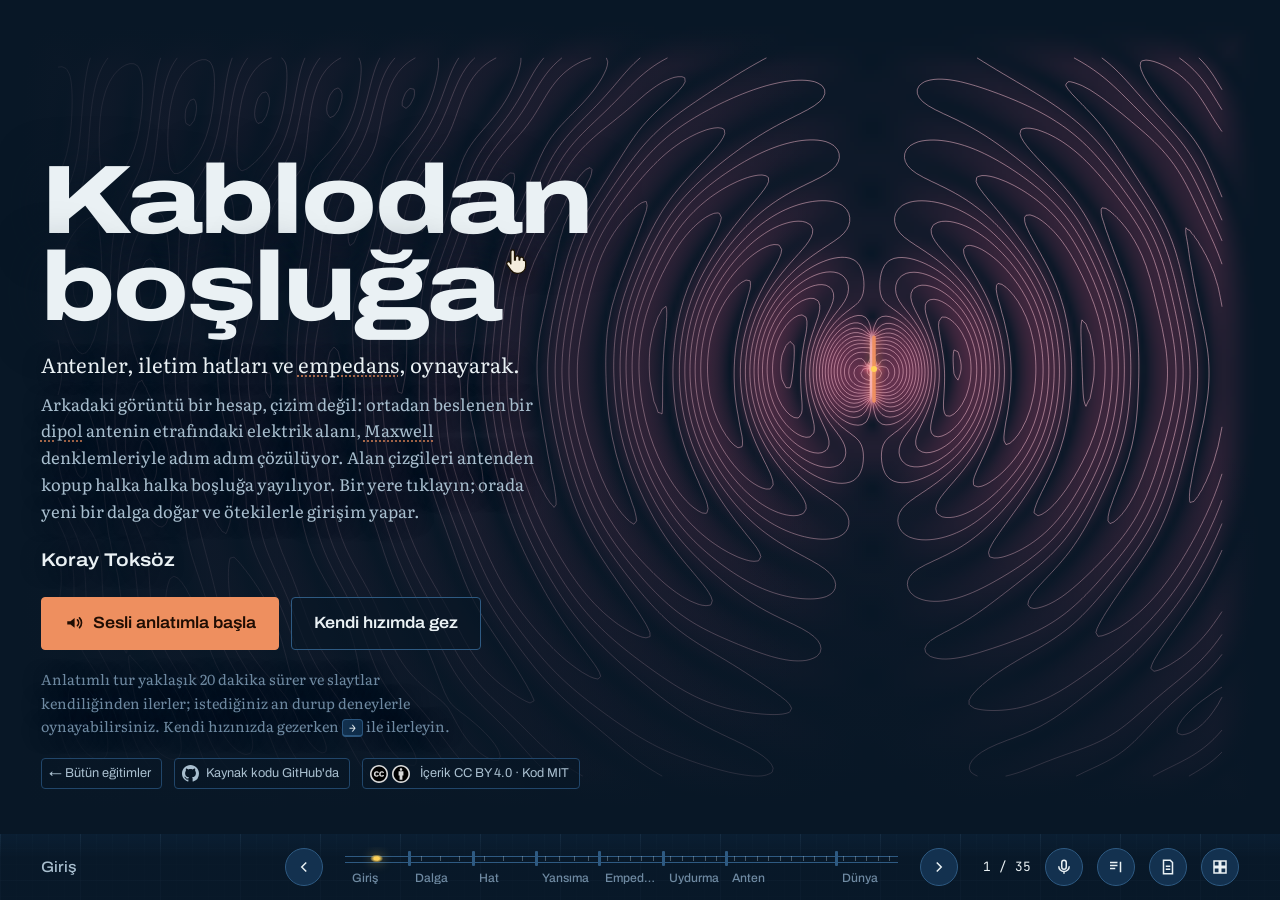
<file: index.html>
<!doctype html>
<html lang="tr">
<head>
<meta charset="utf-8">
<meta name="viewport" content="width=device-width, initial-scale=1">
<title>Kablodan Boşluğa</title>
<meta name="author" content="Koray Toksöz">
<meta name="description" content="Antenler, iletim hatları ve empedans, oynayarak: kablodaki dalgadan yansımaya, Smith abağından empedans uydurmaya ve antenin dalgayı boşluğa salmasına.">
<meta name="theme-color" content="#0b1f33">
<link rel="preconnect" href="https://fonts.googleapis.com">
<link rel="preconnect" href="https://fonts.gstatic.com" crossorigin>
<link href="https://fonts.googleapis.com/css2?family=Archivo:wdth,wght@62..125,400..800&family=JetBrains+Mono:wght@400;500;600&family=Literata:ital,opsz,wght@0,7..72,400..700;1,7..72,400..600&display=swap" rel="stylesheet">
<link rel="stylesheet" href="css/style.css?v=202610142226">
<link rel="stylesheet" href="css/demos.css?v=202610142226">
<link rel="stylesheet" href="css/demos-ch1.css?v=202610142226">
<link rel="stylesheet" href="css/demos-ch2.css?v=202610142226">
<link rel="stylesheet" href="css/demos-ch3.css?v=202610142226">
<link rel="stylesheet" href="css/demos-ch4.css?v=202610142226">
<link rel="stylesheet" href="css/demos-ch6.css?v=202610142226">
<link rel="stylesheet" href="css/demos-ch6b.css?v=202610142226">
<link rel="stylesheet" href="css/demos-ch7.css?v=202610142226">
<link rel="icon" href="data:image/svg+xml,%3Csvg xmlns='http://www.w3.org/2000/svg' viewBox='0 0 32 32'%3E%3Crect width='32' height='32' rx='6' fill='%230b1f33'/%3E%3Cpath d='M16 9v19M8 9h7M17 9h7' stroke='%23ee8f5f' stroke-width='2.4' stroke-linecap='round'/%3E%3Cpath d='M6 5a12 12 0 0 1 20 0' stroke='%23ffd257' stroke-width='1.6' fill='none'/%3E%3C/svg%3E">
</head>
<body>

<main id="deck">
<!-- ================= 0. KAPAK ================= -->
<section class="slide center cover" data-chapter="0" data-demo="cover" data-title="Kapak" id="kapak">
  <div class="stage bare"></div>
  <div class="cover-text">
    <h1>Kablodan<br>boşluğa</h1>
    <p class="sub">Antenler, iletim hatları ve empedans, oynayarak.</p>
    <p>Arkadaki görüntü bir hesap, çizim değil: ortadan beslenen bir dipol antenin etrafındaki elektrik alanı, Maxwell denklemleriyle adım adım çözülüyor. Alan çizgileri antenden kopup halka halka boşluğa yayılıyor. Bir yere tıklayın; orada yeni bir dalga doğar ve ötekilerle girişim yapar.</p>
    <p class="byline">Koray Toksöz</p>
    <div class="cover-actions">
      <button class="btn primary big" type="button" onclick="Narrator.start()">
        <svg viewBox="0 0 24 24" aria-hidden="true"><path d="M4 10v4h4l5 4V6L8 10z" fill="currentColor"/><path d="M16.5 8.5a5 5 0 0 1 0 7M19 6a8.5 8.5 0 0 1 0 12" fill="none" stroke="currentColor" stroke-width="2" stroke-linecap="round"/></svg>
        Sesli anlatımla başla
      </button>
      <button class="btn big ghost" type="button" onclick="Deck.next()">Kendi hızımda gez</button>
    </div>
    <p class="hint">Anlatımlı tur yaklaşık <span id="tour-min">20</span> dakika sürer ve slaytlar kendiliğinden ilerler; istediğiniz an durup deneylerle oynayabilirsiniz. Kendi hızınızda gezerken <kbd>→</kbd> ile ilerleyin.</p>
    <div class="cover-meta">
      <a class="all-link" href="https://egitim.koraytoksoz.com/">← Bütün eğitimler</a>
      <a class="gh-link" href="https://github.com/ktoksoz/anten-iletim-hatti" target="_blank" rel="noopener"><svg viewBox="0 0 16 16" aria-hidden="true"><path fill="currentColor" d="M8 0C3.58 0 0 3.58 0 8c0 3.54 2.29 6.53 5.47 7.59.4.07.55-.17.55-.38 0-.19-.01-.82-.01-1.49-2.01.37-2.53-.49-2.69-.94-.09-.23-.48-.94-.82-1.13-.28-.15-.68-.52-.01-.53.63-.01 1.08.58 1.23.82.72 1.21 1.87.87 2.33.66.07-.52.28-.87.51-1.07-1.78-.2-3.64-.89-3.64-3.95 0-.87.31-1.59.82-2.15-.08-.2-.36-1.02.08-2.12 0 0 .67-.21 2.2.82.64-.18 1.32-.27 2-.27.68 0 1.36.09 2 .27 1.53-1.04 2.2-.82 2.2-.82.44 1.1.16 1.92.08 2.12.51.56.82 1.27.82 2.15 0 3.07-1.87 3.75-3.65 3.95.29.25.54.73.54 1.48 0 1.07-.01 1.93-.01 2.2 0 .21.15.46.55.38A8.013 8.013 0 0016 8c0-4.42-3.58-8-8-8z"/></svg><span>Kaynak kodu GitHub'da</span></a>
      <a class="lic" href="https://creativecommons.org/licenses/by/4.0/deed.tr" target="_blank" rel="license noopener" title="İçerik: Creative Commons Atıf 4.0">
        <img src="img/cc-cc.svg" alt="Creative Commons" width="22" height="22"><img src="img/cc-by.svg" alt="Atıf" width="22" height="22">
        <span>İçerik CC BY 4.0 · Kod MIT</span>
      </a>
    </div>
  </div>
  <aside class="notes"><ul>
    <li>Arka plan canlı bir 2B FDTD simülasyonu: dipolün besleme boşluğuna sinüs akımı veriliyor; renk elektrik alanının şiddeti, ince çizgiler elektrik alan çizgileri.</li>
    <li>Tıklayınca kısa bir dalga paketi ateşlenir. Dipolün dalgasıyla üst üste binince girişim desenleri oluşur.</li>
    <li>Yol haritası: dalga → hat → yansıma → empedans → uydurma → anten → gerçek dünya.</li>
    <li>Kısayollar: N notlar, T metni gizle, O tüm slaytlar, F tam ekran, A anlatım, G deney gösterimleri.</li>
  </ul></aside>
</section>

<!-- ================= 1. DALGA VE KABLO ================= -->
<section class="slide" data-chapter="1" data-demo="ch1Rope" id="ip-dalgasi">
  <div class="text">
    <h2>İpte ilerleyen dalga</h2>
    <p class="lead">Bir ipin ucunu bir kez sallayın: bir tümsek ipin üzerinde koşar, öbür uca çarpar ve geri döner.</p>
    <p>Kablodaki elektrik sinyali de tam böyle davranır. Bu sitede renkler hep aynı şeyi anlatır: <span class="c-fwd">sarı</span> kaynaktan uzaklaşan <span class="c-fwd">ileri dalga</span>, <span class="c-ref">camgöbeği</span> uçtan geri gelen <span class="c-ref">yansıyan dalga</span>, <span class="c-tot">beyaz</span> ikisinin toplamı, yani ipin gerçek şekli.</p>
    <p>Uç duvara bağlıysa (<strong>sabit uç</strong>) tümsek ters dönerek, bir halkada serbestçe kayabiliyorsa (<strong>serbest uç</strong>) düz dönerek yansır. Kabloda sabit ucun karşılığı <strong>kısa devre</strong>, serbest ucun karşılığı <strong>açık devre</strong>dir.</p>
    <details class="more"><summary>Daha fazla: neden ters döner?</summary>
      <p>Kısa devrede iki tel birbirine bağlıdır; uçtaki gerilim sıfır olmak zorundadır. Bunu sağlamanın tek yolu, gelen dalgayla aynı büyüklükte ama ters işaretli bir dalganın geri dönmesidir. Açık devrede uçtan akım akamaz; bu kez dalga aynı işaretle döner ve uçtaki gerilim iki katına çıkar.</p>
      <span class="formula">kısa devre: Γ = −1 · açık devre: Γ = +1</span>
      <p>Γ (gama), yansıma katsayısı: yansıyan gerilimin gelen gerilime oranı. Akım dalgası tersini yapar: kısa devrede düz, açık devrede ters döner.</p>
    </details>
    <p class="try">“Salla” düğmesine basın, sonra ucu değiştirip yeniden sallayın; yansıyan tümseğin yönüne bakın.</p>
  </div>
  <div class="stage"></div>
  <aside class="notes"><ul>
    <li>Görüntü bir hesap: 1B FDTD ile çözülen kayıpsız iletim hattı. İp benzetmesi gerilim dalgası için birebir: ipin yer değiştirmesi ↔ gerilim.</li>
    <li>Sabit uç ↔ kısa devre (Γ = −1), serbest uç ↔ açık devre (Γ = +1). “Yansıyan / gelen” okuması simülasyondan ölçülür.</li>
    <li>Sol uç, yani “el”, dalgayı yutan uyumlu bir kaynak; bu yüzden geri dönen dalga solda kaybolur ve ikinci kez yansımaz.</li>
    <li>“Sürekli” seçilince ileri ve yansıyan dalgalar üst üste biner: yerinde sayan bir desen, yani duran dalga belirir (Bölüm 3'te ayrıntılı).</li>
  </ul></aside>
</section>

<section class="slide" data-chapter="1" data-demo="ch1When" id="kablo-ne-zaman">
  <div class="text">
    <h2>Kablo ne zaman sadece bir tel değildir?</h2>
    <p class="lead">Lambanızın 10 metrelik uzatma kablosu için “dalga” sözcüğü abartı gibi gelir. Frekans yükselince değil.</p>
    <p>Belirleyici olan, kablonun boyunun <strong>dalga boyuna</strong> oranıdır. Dalga boyu kablodan çok uzunsa, kablonun iki ucu aynı anda aynı gerilimi görür: kablo sadece bir teldir.</p>
    <p>Dalga boyu kabloya yaklaştıkça uçlar farklı anlarda farklı şeyler görür. Kablonun üstünde dalga belirir; artık o bir <strong>iletim hattı</strong>dır ve ucundaki yük, boyu, yapısı önem kazanır.</p>
    <p>Kaba kural: kablo dalga boyunun onda birinden kısaysa tel gibi davranır.</p>
    <details class="more"><summary>Daha fazla: elektriksel uzunluk</summary>
      <p>Kablonun boyunu dalga boyu cinsinden, ya da bir tam dalga 360° olacak biçimde derece cinsinden yazarız. Bu elektriksel uzunluk iki uç arasındaki faz farkıdır.</p>
      <span class="formula">λ = v / f · elektriksel uzunluk = 360° · ℓ / λ</span>
      <p>Burada kablo, hız faktörü 0,66 olan RG-58 (katı polietilen dielektrikli koaksiyel); dalga kabloda ışığın üçte ikisi hızla ilerler.</p>
    </details>
    <p class="try">Frekans kaydırıcısını 50 Hz'ten yukarı doğru sürükleyin; iki uçtaki göstergelerin ne zaman ayrıştığına bakın.</p>
  </div>
  <div class="stage"></div>
  <aside class="notes"><ul>
    <li>Kablo 10 m RG-58 (VF 0,66). λ/10 sınırı bu kablo için yaklaşık 2 MHz'e denk gelir: kısa dalga bantlarında 10 m kablo artık bir iletim hattıdır.</li>
    <li>Uçlardaki iki gösterge her ucun gerilim fazını gösterir; zaman ağır çekimde, fazlar arasındaki fark gerçek.</li>
    <li>50 Hz'te dalga boyu binlerce kilometredir; şebeke hatları ancak yüzlerce kilometre uzunlukta iletim hattı gibi davranır.</li>
    <li>Yük uyumlu varsayılır (yansıma yok); dalga yalnızca ileri gider. Uyumsuz yükü Bölüm 3'te göreceğiz.</li>
  </ul></aside>
</section>

<section class="slide" data-chapter="1" data-demo="ch1Velocity" id="hiz-faktoru">
  <div class="text">
    <h2>Kablodaki dalga ışıktan yavaştır</h2>
    <p class="lead">Boşlukta ışık hızıyla giden dalga, kablonun içine girince yavaşlar.</p>
    <p>Sinyal aslında tellerin içinde değil, iki iletken arasındaki yalıtkanda, yani <strong>dielektrik</strong>te ilerleyen bir alandır. Yalıtkan ne kadar “yoğun”sa (dielektrik sabiti ne kadar büyükse) dalga o kadar yavaşlar.</p>
    <p>Hızın ışık hızına oranına <strong>hız faktörü</strong> denir. Dalga yavaşlayınca dalga boyu da kısalır: aynı frekansta kablodaki dalga boyu boşluktakinden kısadır. Kabloyla anten ya da çeyrek dalga parçası keserken bu yüzden önemlidir.</p>
    <details class="more"><summary>Daha fazla: formül</summary>
      <span class="formula">VF = 1 / √εr · v = VF · c · λ_kablo = VF · c / f</span>
      <p>Katı polietilen (εr ≈ 2,25) kabloda VF ≈ 0,66; köpük polietilende 0,8'in üstüne çıkar. Hava dielektrikli hatlar neredeyse ışık hızındadır.</p>
    </details>
    <p class="try">Kablo türünü “Köpük PE” yapın ve “Yarıştır”a basın; aradaki farka ve kısalan dalga boyuna bakın.</p>
  </div>
  <div class="stage"></div>
  <aside class="notes"><ul>
    <li>Yarışta iki dalga aynı anda aynı frekansta yola çıkar; pist boyu boşluktaki dalga boyunun beş katı. Varış süreleri RF.wavelength ve hız faktöründen hesaplanır.</li>
    <li>Tipik değerler: RG-58 / RG-213 (katı PE) 0,66; RG-6 (köpük PE) 0,83 civarı; LMR-400 0,85.</li>
    <li>Pratik sonuç: 145 MHz'te katı PE kabloyla yapılan bir çeyrek dalga parçası, boşluktaki çeyrek dalganın yalnızca üçte ikisi uzunluğundadır.</li>
    <li>Hava “hız faktörü 1” sayılır; havanın εr değeri 1,0006 olduğundan aradaki fark binde birin altındadır.</li>
  </ul></aside>
</section>

<!-- ================= 2. İLETİM HATTI ================= -->
<section class="slide" data-chapter="2" data-demo="ch2Ladder" id="lc-merdiven">
  <div class="text">
    <h2>Hattın içi: bobin ve kondansatör merdiveni</h2>
    <p class="lead">Bir kabloyu çok ince dilimlere kesin: her dilim, küçük bir bobin ve küçük bir kondansatörden ibarettir.</p>
    <p>Teller boyunca akan akım manyetik alan kurar; bu, telin her santimetresinde küçük bir <span class="c-xp">bobin (L)</span> gibi davranır. İki iletken arasındaki gerilim elektrik alanı kurar; bu da her santimetrede küçük bir <span class="c-xn">kondansatör (C)</span> demektir.</p>
    <p>Darbe bu merdivende basamak basamak ilerler: her bobin bir sonraki kondansatörü doldurur, o da bir sonraki bobine akım verir. Basamak az olunca darbe yayvanlaşır, gecikir ve biçimini kaybeder; basamak sayısı arttıkça merdiven gerçek, sürekli bir hatta dönüşür.</p>
    <details class="more"><summary>Daha fazla: telgrafçı denklemleri</summary>
      <p>Heaviside, hattı sonsuz sayıda sonsuz küçük L ve C basamağı olarak düşündü. Birim uzunluk değerleri L′ ve C′ ise dalganın hızı ve karakteristik empedansı:</p>
      <span class="formula">v = 1 / √(L′C′) · Z₀ = √(L′ / C′)</span>
      <p>Sonlu sayıda basamaktan oluşan merdiven ise bir alçak geçiren süzgeçtir: kesim frekansının üstündeki bileşenleri geçiremez. Darbenin hızlı değişen kısımları bu yüzden geçemez ve darbe yayvanlaşır; kesime yakın frekanslar da daha yavaş ilerlediği için biçim bozulur.</p>
    </details>
    <p class="try">Basamak sayısını 4'e indirip “Darbe gönder”e basın, sonra 60'a çıkarıp yeniden gönderin.</p>
  </div>
  <div class="stage"></div>
  <aside class="notes"><ul>
    <li>Hat: 1 m RG-58 boyutlarında koaksiyel; L′ ve C′ RF.coaxL / RF.coaxC ile kesitten hesaplanır. Toplam L ve C basamaklara eşit bölünür.</li>
    <li>Merdiven, gerçek devre denklemleriyle (her bobin ve kondansatör için) küçük zaman adımlarıyla çözülür; “bozulma” ölçülen çıkışın ideal gecikmeli darbeden sapmasıdır.</li>
    <li>Kesim frekansı f_c = 1 / (π√(LC)) basamak başına; darbenin içerdiği frekanslar f_c'ye yaklaştıkça bozulma büyür.</li>
    <li>Olası soru: “Gerçek kablo kaç basamak?” Sonsuz; dalga boyuna göre çok küçük dilimler (λ/10'dan çok kısa) yeterince iyi bir modeldir.</li>
  </ul></aside>
</section>

<section class="slide" data-chapter="2" data-demo="ch2Z0" id="karakteristik-empedans">
  <div class="text">
    <h2>Karakteristik empedans</h2>
    <p class="lead">Kablonun “kimlik numarası” uzunluğu değil, kesitidir.</p>
    <p>Sonsuz uzun bir kablonun ucuna gerilim uygulasanız, kablo belli bir akım çeker; bu oran kablonun <strong>karakteristik empedansı</strong>dır (Z₀). Bobin etkisi akımı frenler, kondansatör etkisi akımı çeker; Z₀ ikisinin dengesidir.</p>
    <p>Teller birbirinden uzaklaştıkça Z₀ büyür, yaklaştıkça küçülür. Dielektrik dalgayı yavaşlatır ve Z₀'ı düşürür. Bu yüzden koaksiyel kablolar 50 ya da 75 Ω, geniş aralıklı çift hat 300 Ω civarındadır.</p>
    <details class="more"><summary>Daha fazla: neden tam 50 Ω?</summary>
      <p>Hava dielektrikli koaksiyelde en düşük kayıp <span class="num" data-z0="loss">…</span>, en yüksek güç taşıma <span class="num" data-z0="power">…</span> civarında olur (değerler burada formülden hesaplanır). 50 Ω ikisi arasında bir uzlaşmadır. Bu seçim, koaksiyel kabloyu 1929'da Bell Laboratuvarları'nda geliştiren Lloyd Espenschied ve Herman Affel'e atfedilir. 75 Ω ise düşük kayba yakın durur; kaybın gücten önemli olduğu TV ve video kablolarında tercih edilir.</p>
      <span class="formula">Z₀ = √(L′/C′) · koaks: Z₀ = (60 / √εr) · ln(D/d)</span>
    </details>
    <p class="try">“Dış çap D” kaydırıcısını sürükleyin ya da kesitteki bakır tutamaçları çekin; sonra hazır kablo düğmelerini deneyin.</p>
  </div>
  <div class="stage"></div>
  <aside class="notes"><ul>
    <li>Z₀ değerleri RF.coaxZ0, RF.twinZ0 ve RF.microstripZ0 (Hammerstad, iletken kalınlığı ihmal) ile hesaplanır. Çift hatta dielektrik tellerin çevresini tamamen dolduruyor varsayılır; gerçek TV şeridinde etkin εr daha düşüktür.</li>
    <li>50 Ω'un kökeni: Microwaves101, “Why fifty ohms?” (hava koaksiyelde en düşük kayıp ≈ 77 Ω, en yüksek tepe gücü ≈ 30 Ω); Belden, “50 ohms the forgotten impedance” (Espenschied ve Affel, Bell Labs, 1929). Birincil Bell Labs belgesi bulunamadı; atıf ikincil kaynaklara dayanır.</li>
    <li>Bell Labs için ayrıca ≈ 60 Ω “en yüksek gerilim dayanımı” değeri anılır (D/d = e). Bunlar hava dielektrik içindir; katı PE ile en düşük kayıp ≈ 51 Ω'a iner.</li>
    <li>Microwaves101'e göre 75 Ω'un nedeni tam olarak kayıp optimumu değil, kayıp ile esneklik/maliyet arasında pratik bir uzlaşmadır.</li>
  </ul></aside>
</section>

<section class="slide" data-chapter="2" data-demo="ch2Skin" id="deri-etkisi">
  <div class="text">
    <h2>Deri etkisi</h2>
    <p class="lead">Frekans yükseldikçe akım telin içini terk eder ve yüzeye kaçar.</p>
    <p>Telin içinde değişen akım, kendi manyetik alanıyla merkezde ters yönlü küçük girdaplar oluşturur. Bunlar merkezdeki akımı bastırır; akım yüzeydeki ince bir “deri”ye sıkışır.</p>
    <p>Bu derinin kalınlığına <strong>deri derinliği</strong> denir. Bakırda 50 Hz'te santimetre mertebesindedir; radyo frekanslarında mikrometrelere iner. Akım daha dar bir yoldan akınca direnç ve kablo kaybı frekansla artar.</p>
    <details class="more"><summary>Daha fazla: formül</summary>
      <span class="formula">δ = 1 / √(π f μ σ) · J(r) ≈ J(a) · e^(−(a − r)/δ)</span>
      <p>Isı haritası tam çözümdür (Bessel fonksiyonları); ince çizgi yaklaşık üstel profil. Kablo kaybı eğrileri kuramsal: düz, pürüzsüz bakır varsayar. Örgülü dış iletken ve çok telli iç iletken yüzünden veri sayfası değerleri biraz daha yüksektir (noktalar).</p>
    </details>
    <p class="try">Frekans kaydırıcısını yavaşça 50 Hz'ten 1 GHz'e sürükleyin; akımın yüzeye çekilişine ve kaybın artışına bakın.</p>
  </div>
  <div class="stage"></div>
  <aside class="notes"><ul>
    <li>Akım yoğunluğu çivit renkle (akım manyetik alan üretir); renk her frekansta yüzeydeki değere göre ölçeklenir.</li>
    <li>δ = RF.skinDepth(f), bakır σ = 5,8·10⁷ S/m. AC/DC direnç oranı, tam profilden sayısal integralle hesaplanır; yüksek frekansta ≈ a / 2δ.</li>
    <li>Kayıp eğrileri RF.coaxLoss (iletken + dielektrik, tanδ = 2·10⁻⁴). Veri sayfası noktaları: Belden 9201 (RG-58) ve Belden 8267 (RG-213) nominal zayıflama tabloları.</li>
    <li>Gümüş kaplamanın yalnızca birkaç mikrometrelik bir katman olmasına rağmen işe yaraması bu yüzdendir: akım zaten orada akar.</li>
  </ul></aside>
</section>

<!-- ================= 3. YANSIMA VE DURAN DALGA ================= -->
<section class="slide" data-chapter="3" data-demo="ch3Line" data-title="Kablodaki yankı" id="hat-simulasyonu">
  <div class="text">
    <h2>Kablodaki yankı</h2>
    <p class="lead">Kabloya gönderdiğiniz dalga, ucundaki yüke çarpar. Yük kablonun “beklediği” gibi değilse dalganın bir kısmı yankı olarak geri döner.</p>
    <p>Bir ipi duvara bağlayıp silkelerseniz dalga duvardan ters dönerek geri gelir; ipin ucu serbestse düz döner. Kablo da böyle davranır: <span class="c-r">yük direnci</span> küçükse yankı ters, büyükse düz döner. Yük tam 50 Ω olduğunda kablo sonsuza uzanıyormuş gibi davranır: dalga yükte emilir, yankı olmaz.</p>
    <p><span class="c-fwd">Sarı</span> kaynaktan yola çıkan dalga, <span class="c-ref">camgöbeği</span> yükten dönen yankı, <span class="c-tot">beyaz</span> ise kabloda bir voltmetreyle gerçekten ölçeceğiniz toplam gerilim.</p>
    <details class="more"><summary>Daha fazla: reaktans, darbe ve formül</summary>
      <p>Yüke <span class="c-xp">+X</span> eklediğinizde simülasyon sinüsün frekansında tam o reaktansı veren bir bobin, <span class="c-xn">−X</span> eklediğinizde bir kondansatör koyar. Sürekli sinüste yankının boyu ve kayması tek bir karmaşık sayıyla, Γ ile anlatılır; ölçülen ve hesaplanan değer yan yana durur.</p>
      <p>Darbe ise birçok frekansın toplamıdır. Bobin ilk anda açık devre gibi davranır, sonra akımı geçirir; kondansatör ilk anda kısa devre gibidir, doldukça açık devreye döner. Bu yüzden reaktif yükte darbenin yankısı biçim değiştirir ve tek bir sayıyla anlatılamaz.</p>
      <span class="formula">Γ = (Z_L − Z₀) / (Z_L + Z₀)</span>
      <p>Simülasyon, kablonun telgrafçı denklemlerini FDTD yöntemiyle adım adım çözer; dalga her adımda tam bir hücre ilerler.</p>
    </details>
    <p class="try">Önce “Kısa devre”, sonra “Açık devre” düğmesine basın: yankı bir ters, bir düz döner. Sonra “50 Ω” ile yankıyı yok edin.</p>
  </div>
  <div class="stage"></div>
  <aside class="notes"><ul>
    <li>Hat 400 hücre; Courant sayısı 1 olduğundan dalga her adımda tam bir hücre ilerler, sayısal dağılma yok. Kaynağın iç direnci 50 Ω: geri dönen yankı kaynakta emilir, ikinci kez yansımaz.</li>
    <li>İleri ve yansıyan dalga ayrımı yaklaşık değil: aynı kaynakla, uyumlu yüklü ikinci bir “gölge” hat koşar; ileri dalga = gölge hattaki gerilim, yansıyan = toplam − ileri.</li>
    <li>Ölçüm darbede hattın ortasında (tepe oranı), sinüste yükte (bir periyotluk Fourier toplamı) yapılır. Uyumlu yükte ≈ 0, kısa devrede −1, açık devrede +1, 100 Ω'da +1/3, 25 Ω'da −1/3 çıkar.</li>
    <li>Olası soru: “Yankı vericiye ne yapar?” Gerçek vericinin çıkışı her zaman 50 Ω'luk bir direnç gibi davranmaz; dönen güç çıkış katını zorlayabilir. Bölüm 5'te uydurma ile çözülür.</li>
  </ul></aside>
</section>

<section class="slide" data-chapter="3" data-demo="ch3Gamma" data-title="Yansıma katsayısı" id="yansima-katsayisi">
  <div class="text">
    <h2>Yankının boyu ve yönü</h2>
    <p class="lead">Yansıma katsayısı Γ (gama) tek bir sayıda iki şey söyler: yankı ne kadar büyük ve gelen dalgaya göre ne kadar kaymış.</p>
    <p>Γ'yı bir ok gibi düşünün. <strong>Okun boyu</strong> yankının genliği: 0 ise yankı yok, 1 ise dalganın tamamı geri dönüyor. <strong>Okun yönü</strong> yankının kayması: sağa bakan ok düz, sola bakan ok ters dönen yankı demek.</p>
    <p>Ok hiçbir zaman birim çemberin dışına çıkmaz. Çemberin sol ucu kısa devre, sağ ucu açık devre, tam ortası uyumlu yük. Üst yarıda yük <span class="c-xp">endüktif (+X)</span>, alt yarıda <span class="c-xn">kapasitif (−X)</span>. Bu düzlem, birazdan Smith abağının zemini olacak.</p>
    <p>Yansıyan güç okun boyunun karesidir: genliği yarıya inen yankı, gücün dörtte birini geri taşır.</p>
    <details class="more"><summary>Daha fazla: formüller</summary>
      <span class="formula">Γ = (Z_L − Z₀) / (Z_L + Z₀)</span>
      <span class="formula">P_yansıyan / P_gelen = |Γ|²</span>
      <span class="formula">Z_L = Z₀ (1 + Γ) / (1 − Γ)</span>
      <p>Pay, yükün 50 Ω'dan ne kadar saptığını ölçer. Direnç negatif olamadığı için (pasif yük) |Γ| hiçbir zaman 1'i geçmez.</p>
    </details>
    <p class="try">Oku ucundan tutup çemberin içinde gezdirin; yük empedansı, |Γ| ve yansıyan güç canlı değişir.</p>
  </div>
  <div class="stage"></div>
  <aside class="notes"><ul>
    <li>Zemindeki soluk ızgara, Smith abağının ta kendisi: kemik renkli daireler sabit direnç, mor ve turkuaz yaylar sabit reaktans. Bölüm 4'te bu ızgarayı okuyacağız.</li>
    <li>|Γ| = 1 çemberinin üstündeki yükler (kısa, açık, saf bobin, saf kondansatör) hiç güç tüketmez: gelen gücün tamamı geri döner.</li>
    <li>Sağdaki iki dalga yükteki gelen (sarı) ve yansıyan (camgöbeği) dalgadır; aralarındaki zaman kayması Γ'nın açısıdır.</li>
    <li>Gösteri sırası önerisi: Kısa devre → Açık devre → Uyumlu yük → Rastgele.</li>
  </ul></aside>
</section>

<section class="slide" data-chapter="3" data-demo="ch3Swr" data-title="Duran dalga" id="duran-dalga">
  <div class="text">
    <h2>Duran dalga</h2>
    <p class="lead">Giden dalga ile yankı aynı kabloda üst üste biner. Bazı noktalarda birbirini güçlendirir, bazılarında söndürür; ortaya yerinde sayan bir desen çıkar.</p>
    <p><span class="c-tot">Beyaz</span> çizgi kablodaki gerçek gerilim; kesikli zarf, her noktada ulaşılan en yüksek değer. İki tepe arası hep yarım dalga boyudur.</p>
    <p>En yüksek ve en düşük gerilimin oranı <strong>VSWR</strong> (duran dalga oranı): telsizcinin SWR metresinde okuduğu sayı. 1 kusursuz uyum demek.</p>
    <p><strong>Geri dönüş kaybı</strong> yankının kaç desibel zayıf döndüğünü söyler; büyük olması iyidir. <strong>Uyumsuzluk kaybı</strong> ise yankı yüzünden antene ulaşamayan gücün desibel karşılığıdır.</p>
    <details class="more"><summary>Daha fazla: formüller</summary>
      <span class="formula">VSWR = V_max / V_min = (1 + |Γ|) / (1 − |Γ|)</span>
      <span class="formula">Geri dönüş kaybı = −20 log₁₀ |Γ|  dB</span>
      <span class="formula">Uyumsuzluk kaybı = −10 log₁₀ (1 − |Γ|²)  dB</span>
      <span class="formula">|V(d)| = |V⁺| · |1 + Γ e^(−j2βd)|</span>
      <p>Örnek kablo: <span class="mono" data-ch3="swr-f"></span> ve RG-58 (hız faktörü <span class="mono" data-ch3="swr-vf"></span>); burada λ/2 = <span class="mono" data-ch3="swr-half"></span>. Hesap kayıpsız hat ve uyumlu verici varsayar. Gerçek kablonun kaybı yankıyı da zayıflatır; bu yüzden vericinin yanında ölçülen SWR, antenin yanındakinden iyi görünür.</p>
    </details>
    <p class="try">Yük direncini 50 Ω'dan uzaklaştırın: zarf dalgalanır, VSWR büyür, antene ulaşan güç çubuğu kısalır.</p>
  </div>
  <div class="stage"></div>
  <aside class="notes"><ul>
    <li>Çizim, kararlı durumdaki fazör çözümü: V(d, t) = Re{(e^(jβd) + Γ e^(−jβd)) e^(jωt)}. Zarf RF.envelope ile, VSWR, geri dönüş ve uyumsuzluk kaybı RF ile hesaplanır; “V_max / V_min” okuması zarftan ölçülür ve VSWR ile aynı çıkmalı.</li>
    <li>Saf direnç yükte (X = 0) R &gt; 50 Ω iken yükte tepe, R &lt; 50 Ω iken yükte çukur olur. Reaktans eklenince desen kayar.</li>
    <li>Güç çubuğu kayıpsız hat ve uyumlu kaynak varsayar: yüke ulaşan oran 1 − |Γ|². VSWR 2 iken kayıp yalnızca yarım desibel civarındadır; asıl dert yansıyan gücün vericiyi zorlamasıdır.</li>
    <li>Olası soru: “SWR metre nereye takılmalı?” Kablo kaybı yüzünden vericinin yanında ölçülen SWR olduğundan iyi görünür.</li>
  </ul></aside>
</section>

<section class="slide" data-chapter="3" data-demo="ch3Tdr" data-title="TDR" id="tdr">
  <div class="text">
    <h2>Yankıdan arıza bulmak</h2>
    <p class="lead">Kabloya kısa bir darbe gönderip yankısını dinlerseniz kabloyu sökmeden nerede ne olduğunu bulursunuz. Buna TDR (zaman alanında yansıma ölçümü) denir.</p>
    <p><strong>Ne zaman</strong> döndüğü uzaklığı verir: darbe arızaya gidip geri gelir, yolu iki kez kateder. RG-58'de dalga ışık hızının <span class="mono" data-ch3="tdr-vf"></span> katıyla ilerler.</p>
    <p><strong>Hangi yönde</strong> döndüğü türünü söyler: <strong>kopuk</strong> kablo (açık devre) düz, <strong>kısa devre</strong> ters ve tam boy yankı verir. <strong>Ezilmiş</strong> kesitte empedans düşer: önce ters, sonra düz küçük bir yankı. <strong>Kötü konektör</strong> kısa bir yüksek empedans bölgesidir: önce düz, sonra ters.</p>
    <details class="more"><summary>Daha fazla: hesap</summary>
      <span class="formula">d = v · t / 2,   v = hız faktörü · c</span>
      <p>RG-58'de darbe 1 ns'de <span class="mono" data-ch3="tdr-cm1"></span> yol alır; gidiş-dönüş hesaba katılınca osiloskoptaki her 1 ns, kablo üzerinde <span class="mono" data-ch3="tdr-cm2"></span> demektir.</p>
      <p>Gerçek TDR cihazları çoğunlukla darbe yerine hızlı yükselen bir basamak gönderir; okuma mantığı aynıdır. NanoVNA gibi ağ analizörleri de frekans taramasından bu grafiği hesaplayabilir.</p>
    </details>
    <p class="try">“Arızayı bul”a geçin. Osiloskopta yankının zamanını okuyun, türünü seçin, sonra kablo üzerinde arızanın yerine tıklayın.</p>
  </div>
  <div class="stage"></div>
  <aside class="notes"><ul>
    <li>Ölçek: 25 m RG-58 (hız faktörü 0,66), 500 hücre × 5 cm; bir simülasyon adımı ≈ 0,25 ns. Kablonun ucunda uyumlu 50 Ω yük var, bu yüzden arıza yoksa uçtan yankı gelmez.</li>
    <li>Ezik: dış iletken iç iletkene yaklaşır, D/d küçülür, Z₀ = 60/√εr · ln(D/d) düşer (burada 35 Ω). Kötü konektör: 15 cm boyunca 120 Ω.</li>
    <li>Simülasyon kayıpsız. Gerçek kabloda kayıp, uzaktaki yankıyı küçültür ve yayar; yine de zamanı aynıdır.</li>
    <li>Oyunda puan, tahminle gerçek yer arasındaki metre cinsinden hatadır; tür tahmini ayrıca sayılır.</li>
  </ul></aside>
</section>

<!-- ================= 4. EMPEDANS VE SMITH ABAĞI ================= -->
<section class="slide" data-chapter="4" data-demo="ch4Imp" id="empedans-nedir">
  <div class="text">
    <h2>Empedans nedir?</h2>
    <p class="lead">Bir yük, gelen dalgaya iki türlü karşılık verir: enerjiyi yutar ya da bir an saklayıp geri verir.</p>
    <p><span class="c-r">Direnç (R)</span> enerjiyi ısıya ya da ışımaya çevirir. Bobin enerjiyi manyetik alanında, kondansatör elektrik alanında saklar ve her yarım periyotta geri verir. Bu saklayıp geri verme işine <em>reaktans</em> (X) denir: bobininki <span class="c-xp">artı (+X, endüktif)</span>, kondansatörünkü <span class="c-xn">eksi (−X, kapasitif)</span>.</p>
    <p>Bobin hızlı değişime direnir; frekans arttıkça reaktansı büyür. Kondansatör yavaş değişimde dolup akımı keser; frekans düştükçe reaktansı büyür. İkisini birlikte yazınca empedans tek bir sayı olmaktan çıkar, düzlemde bir nokta olur: yatayda R, dikeyde X.</p>
    <details class="more"><summary>Daha fazla: formüller</summary>
      <p>Empedans karmaşık bir sayıdır. Baştaki j, sayının dikey eksende durduğunu söyler (j² = −1). Seri bağlı elemanların reaktansları toplanır.</p>
      <span class="formula">Z = R + jX &nbsp;·&nbsp; X_L = 2πfL &nbsp;·&nbsp; X_C = −1/(2πfC) &nbsp;·&nbsp; |Z| = √(R² + X²)</span>
    </details>
    <p class="try">Frekansı kaydırın: nokta yalnızca dikey yönde kayar; mor ok uzarken turkuaz ok kısalır.</p>
  </div>
  <div class="stage"></div>
  <aside class="notes"><ul>
    <li>Seri R-L-C'de R frekansla değişmez; bu yüzden nokta düzlemde dikey bir çizgi üzerinde gezer. Paralel devrede durum farklıdır (sonraki slayt).</li>
    <li>Okların uç uca eklenmesi karmaşık toplamanın kendisidir: önce R kadar sağa, sonra X_L kadar yukarı, sonra X_C kadar aşağı.</li>
    <li>Olası soru: "Reaktans güç harcar mı?" Hayır; ideal bobin ve kondansatör enerjiyi yarım periyot saklar, sonra devreye geri verir. Harcanan güç yalnızca R'dedir.</li>
    <li>Gerçek bobinin telinde direnç, gerçek kondansatörde kaçak vardır; burada ideal elemanlar kullanılıyor.</li>
  </ul></aside>
</section>

<section class="slide" data-chapter="4" data-demo="ch4Res" id="rezonans">
  <div class="text">
    <h2>Rezonans</h2>
    <p class="lead">Salıncağı kendi ritminde iterseniz küçük itmeler büyük salınıma dönüşür. Bobin ile kondansatör de böyle bir çift kurar.</p>
    <p>Enerji bobinin manyetik alanı ile kondansatörün elektrik alanı arasında gidip gelir. Bir frekansta iki reaktans eşit büyüklükte ve ters işaretli olur, birbirini sıfırlar: geriye yalnızca <span class="c-r">direnç</span> kalır. Bu frekans <em>rezonans</em> frekansıdır; grafikte <span class="c-xp">mor</span> ve <span class="c-xn">turkuaz</span> çizgilerin kesiştiği yer.</p>
    <p>Seri devrede empedans rezonansta en küçük değerine iner, akım en büyük olur. Paralel devrede tersine en büyük değerine çıkar. Direnç sürtünme gibidir; tepeyi yayvanlaştırır. Tepenin ne kadar sivri olduğunu <em>Q faktörü</em> söyler.</p>
    <details class="more"><summary>Daha fazla: f₀, Q ve bant genişliği</summary>
      <span class="formula">f₀ = 1 / (2π√(LC)) &nbsp;·&nbsp; Q_seri = (1/R)·√(L/C) &nbsp;·&nbsp; Q_paralel = R·√(C/L) &nbsp;·&nbsp; BW = f₀/Q</span>
      <p>Bant genişliği, gücün yarıya indiği (−3 dB) iki frekans arasındaki aralıktır; grafikte bakır ölçü çizgisi. Antenler de rezonans devresi gibi davranır: yüksek Q'lu bir anten dar bantlıdır.</p>
    </details>
    <p class="try">Frekansı rezonansa getirin, sonra direnci küçültün: salıncak büyür, tepe sivrilir.</p>
  </div>
  <div class="stage"></div>
  <aside class="notes"><ul>
    <li>Grafik iki eksende de logaritmik: X_L ve |X_C| bu ölçekte düz çizgi olur ve tam f₀'da kesişir.</li>
    <li>Salıncak benzetmesi: itme ritmi sürücü frekansı, salıncağın kendi ritmi f₀. Salınım yüzdesi, seri devrede akımın, paralel devrede gerilimin rezonanstaki değerine oranı.</li>
    <li>Seri devrede küçük R yüksek Q verir; paralel devrede büyük R yüksek Q verir. Aynı sezgi: sürtünme azalınca tepe sivrilir.</li>
    <li>Olası soru: "Antenim neden yalnızca bir bantta iyi?" Çünkü anten de bir rezonans devresi; rezonanstan uzaklaştıkça reaktansı büyür.</li>
  </ul></aside>
</section>

<section class="slide" data-chapter="4" data-demo="ch4Line" id="hat-donusumu">
  <div class="text">
    <h2>Hat empedansı dönüştürür</h2>
    <p class="lead">Bir yükü kablonun öbür ucundan ölçerseniz yükün kendisini değil, kablonun dönüştürdüğü empedansı görürsünüz.</p>
    <p>Yükten dönen yankı girişe gidip gelme yolu kadar gecikir. Kablo uzadıkça yankının fazı döner ve girişte toplanan dalga başka bir gerilim/akım oranı gösterir. Bu yüzden giriş empedansının <span class="c-r">R</span>'si ve <span class="c-xp">+X</span>/<span class="c-xn">−X</span>'i hat boyunca dalgalanır.</p>
    <p>İki uzunluk özeldir. <strong>Çeyrek dalga boyu</strong> hat empedansı tersine çevirir: küçük büyük, kısa devre açık devre olur. <strong>Yarım dalga boyu</strong> hat yükü aynen tekrarlar; desen her yarım dalga boyunda baştan başlar.</p>
    <details class="more"><summary>Daha fazla: giriş empedansı formülü</summary>
      <span class="formula">Z_giriş = Z₀ · (Z_L + jZ₀ tan βd) / (Z₀ + jZ_L tan βd) &nbsp;·&nbsp; β = 2π/λ</span>
      <p>d = λ/4'te tan βd sonsuza gider ve Z_giriş = Z₀²/Z_L olur; d = λ/2'de tan βd = 0 ve Z_giriş = Z_L. Burada hat kayıpsız kabul ediliyor (ideal model).</p>
    </details>
    <p class="try">Hat uzunluğunu sürükleyin, sonra λ/4 ve λ/2 düğmelerine basıp giriş empedansını yükle karşılaştırın.</p>
  </div>
  <div class="stage"></div>
  <aside class="notes"><ul>
    <li>Pratik sonuç: anten analizörünü kablonun ucuna takarsanız, kablo uzunluğu ölçülen empedansı değiştirir; VSWR ise (kayıpsız hatta) değişmez.</li>
    <li>λ/4 dönüştürücü uydurmada kullanılır (Bölüm 5): Z₁ = √(Z₀·R_L) empedanslı çeyrek dalga hat, R_L'yi Z₀'a çevirir.</li>
    <li>Kısa devre yükle λ/4 hat girişte açık devre gibi görünür; stub filtreleri ve "çeyrek dalga tuzakları" böyle çalışır.</li>
    <li>Sağ üstteki küçük Smith önizlemesi: nokta merkez etrafında dönüyor; bir sonraki slaytın konusu.</li>
  </ul></aside>
</section>

<section class="slide" data-chapter="4" data-demo="ch4Smith" id="smith-abagi">
  <div class="text">
    <h2>Smith abağı</h2>
    <p class="lead">Bütün pasif empedansları tek bir daireye sığdıran harita: sonsuza uzanan düzlemi büküp bir daireye kapatır.</p>
    <p>Düz düzlemde R sıfırdan sonsuza, X eksi sonsuzdan artı sonsuza gider. Smith abağı bu düzlemi yansıma katsayısına (Γ) göre büker: merkez tam uyum, sol uç kısa devre, sağ uç açık devre, dış çember saf reaktans. <span class="c-r">Kemik daireler</span> sabit direnç, <span class="c-xp">üst</span> ve <span class="c-xn">alt</span> yaylar sabit reaktanstır.</p>
    <p>Merkezden uzaklık |Γ|'dır; aynı uzaklıktaki her nokta aynı VSWR (duran dalga oranı) değerini verir. Hat eklemek noktayı bu <span class="c-ref">daire</span> üzerinde saat yönünde döndürür; yarım dalga boyunda tam bir tur.</p>
    <p>Bell Laboratuvarları'ndan Phillip H. Smith abağı Ocak 1939'da <em>Electronics</em> dergisinde yayımladı. İlk denemesi dikdörtgen bir çizelgeydi.</p>
    <details class="more"><summary>Daha fazla: abağın matematiği</summary>
      <span class="formula">z = Z/Z₀ &nbsp;·&nbsp; Γ = (z − 1)/(z + 1) &nbsp;·&nbsp; VSWR = (1 + |Γ|)/(1 − |Γ|) &nbsp;·&nbsp; Γ(d) = Γ_L·e^(−j2βd)</span>
      <p>Bu dönüşüm doğruları ve daireleri yine daireye çevirir; bu yüzden ızgaranın hepsi daire yaylarından oluşur. Dış ölçek, hattın kaynağa doğru kaç dalga boyu uzadığını okur.</p>
    </details>
    <p class="try">“Düz düzlem” düğmesine basıp abağın açılışını izleyin; sonra noktayı abakta sürükleyin ve hat ekleyin.</p>
  </div>
  <div class="stage"></div>
  <aside class="notes"><ul>
    <li>Kaynak: P. H. Smith, "Transmission Line Calculator", Electronics, c. 12, sayı 1, Ocak 1939, s. 29–31; geliştirilmiş sürüm Ocak 1944. Japonya'da Tōsaku Mizuhashi 1937'de benzer bir abak yayımladı (en.wikipedia.org/wiki/Smith_chart).</li>
    <li>Smith önce dikdörtgen bir çizelge kullandı, sonra kutupsal biçime geçti; "Düz düzlem" animasyonu bu bükülmeyi gösteriyor. Düz düzlemde yalnızca R ≤ 4·Z₀ ve |X| ≤ 2,6·Z₀ kısmı sığar.</li>
    <li>NanoVNA'nın Smith ekranı aynı şeyi gösterir: frekans taranırken nokta abakta bir eğri çizer (Bölüm 7).</li>
    <li>Olası soru: "Nokta neden saat yönünde döner?" Hat, yansımaya gidiş-dönüş gecikmesi ekler; faz geriler, Γ saat yönünde döner.</li>
  </ul></aside>
</section>

<section class="slide" data-chapter="4" data-demo="ch4Game" id="smith-oyun">
  <div class="text">
    <h2>Smith'te oyna</h2>
    <p class="lead">Rastgele bir yükü yalnızca bobin, kondansatör ve kablo ekleyerek merkeze, yani uyuma getirin.</p>
    <ul>
      <li><span class="c-xp">Seri bobin</span> ya da <span class="c-xn">seri kondansatör</span> direnci değiştirmez: nokta kendi kemik direnç dairesinde kayar; bobin yukarı, kondansatör aşağı.</li>
      <li>Paralel eleman iletkenliği değiştirmez: nokta kesikli iletkenlik dairesinde kayar (kesikli izler).</li>
      <li>Hat parçası noktayı merkez çevresinde döndürür (noktalı iz).</li>
    </ul>
    <p>Püf noktası: önce noktayı merkezden geçen kesikli daireye (g = 1) ya da kemik daireye (r = 1) taşıyın, sonra tek elemanla merkeze kayın. Sonraki bölümün L-ağı tam olarak budur.</p>
    <p class="try">“Seri L” ekleyip miktarı artırın; nokta kesikli daireye değince “Paralel C” ekleyin.</p>
  </div>
  <div class="stage"></div>
  <aside class="notes"><ul>
    <li>Değerler seçilen frekansta ideal bobin ve kondansatöre çevriliyor (pF, nH). Aynı Smith yolu 7 MHz'te ve 435 MHz'te çok farklı parça değerleri verir.</li>
    <li>Hedef halkası VSWR 1,2'nin altını gösterir; amatör telsizde VSWR 1,5'in altı genellikle yeterli sayılır.</li>
    <li>Hat adımının fiziksel uzunluğu RG-58'in hız faktörüyle hesaplanıyor.</li>
    <li>İpucu: paralel eleman eklerken admitans ızgarasına (kesikli soluk daireler) bakın; seri eleman eklerken empedans ızgarasına.</li>
  </ul></aside>
</section>

<!-- ================= 5. EMPEDANS UYDURMA ================= -->
<section class="slide" data-chapter="5" data-demo="ch5Why" id="neden-uydurma">
  <div class="text">
    <h2>Neden uydurma?</h2>
    <p class="lead">Her verici, içinde bir direnç saklıyormuş gibi davranır. Yük bu dirence eşit olduğunda en çok gücü alır.</p>
    <p>Su hortumunu düşünün: musluğun kendi direnci var. Hortum çok darsa su az akar; çok genişse basınç düşer. İkisinin dengede olduğu bir nokta en çok suyu taşır. Elektrikte bu nokta <span class="c-r">yük direnci</span> = kaynağın iç direncidir.</p>
    <p>Yük uyumsuzsa gücün bir kısmı yüke girmez, <span class="c-ref">geri döner</span>. Kaybolan bu güç, yansıma katsayısının karesiyle orantılıdır.</p>
    <p>İkinci neden vericinin kendisi: geri dönen güç çıkış katındaki transistörlerin üstünde ek gerilim ve ısı demektir. Birçok yarı iletken çıkışlı telsiz yansıyan gücü bir yönlü kuplörle ölçer ve VSWR (duran dalga oranı) yükselince gücü kendiliğinden kısar. Eşik modelden modele değişir; şemadaki lamba yalnızca bir örnek.</p>
    <details class="more"><summary>Daha fazla: formül</summary>
      <p>Açık devre gerilimi V, iç direnci Rs olan kaynakta yükün gücü:</p>
      <span class="formula">P = V² · RL / (Rs + RL)²</span>
      <p>Türevi sıfıra eşitlenince RL = Rs bulunur. Bu ifade aslında Pmax · (1 − |Γ|²)'ye eşittir; Γ = (RL − Rs)/(RL + Rs). Yani "geri dönen güç" ile "yüke girmeyen güç" aynı şeydir.</p>
    </details>
    <p class="try">Yük direncini 50 Ω'un altına ve üstüne kaydırın; sarı eğrinin tepesini bulun.</p>
  </div>
  <div class="stage"></div>
  <aside class="notes"><ul>
    <li>Maksimum güç aktarımı verimlilik değildir: RL = Rs'te gücün yarısı kaynağın iç direncinde harcanır. Gerçek vericiler bu yüzden "50 Ω'luk bir direnç" değildir; 50 Ω yüke anma güçlerini verecek biçimde tasarlanır.</li>
    <li>Ekrandaki kaynak modeli: 100 W verebilen, iç direnci 50 Ω ideal kaynak. Yansıyan güç Pmax·|Γ|² ile, yük gücü V²RL/(Rs+RL)² ile hesaplanıyor; ikisinin toplamı Pmax.</li>
    <li>SWR koruması (foldback): katı hal telsizlerinin çoğunda yönlü kuplör yansıyan gücü izler; eşik ve davranış üreticiye göre değişir, kullanım kılavuzuna bakılmalı. Lambadaki 2:1 eşiği yalnızca örnektir.</li>
  </ul></aside>
</section>

<section class="slide" data-chapter="5" data-demo="ch5LMatch" id="l-agi">
  <div class="text">
    <h2>L-ağı</h2>
    <p class="lead">Bir bobin ve bir kondansatör, hemen her yükü 50 Ω'a çevirebilir. Smith abağında bu iki adımlık bir yolculuktur.</p>
    <p>Seri eleman noktayı sabit <span class="c-r">direnç</span> dairesi üzerinde kaydırır; paralel eleman sabit iletkenlik dairesi (kesikli ızgara) üzerinde. Bobin (<span class="c-xp">+X</span>) bir yöne, kondansatör (<span class="c-xn">−X</span>) öbür yöne iter.</p>
    <p>İlk eleman noktayı, merkezden geçen daireye taşır; ikincisi merkeze indirir. Bu yüzden genellikle iki çözüm vardır. Seri bobin ve paralel kondansatör <strong>alçak geçiren</strong> bir süzgeçtir (harmonikleri de bastırır); seri kondansatör ve paralel bobin <strong>yüksek geçiren</strong>.</p>
    <details class="more"><summary>Daha fazla: hesap</summary>
      <p>RL &gt; Z₀ ise paralel eleman yükün yanına konur; RL &lt; Z₀ ise seri eleman. Reaktanslar bileşene çevrilir:</p>
      <span class="formula">L = X / (2πf) · C = 1 / (2πf · |X|)</span>
      <p>Ekrandaki Zin, seçilen elemanlarla devrenin girişinden yeniden hesaplanır. Bileşenler ideal kabul edilir; gerçek parçaların kaybı ve parazitik değerleri yoktur.</p>
    </details>
    <p class="try">"Adım adım göster"e basın, sonra öbür çözümü seçin. Turuncu noktayı sürükleyerek yükü değiştirin.</p>
  </div>
  <div class="stage"></div>
  <aside class="notes"><ul>
    <li>Hesap RF.lMatch (Pozar 5.1); doğrulama RF.lMatchZin: kaynak tarafından görülen empedans her çözümde 50 + j0 Ω çıkıyor.</li>
    <li>Yük reaktiflse iki bobinli ya da iki kondansatörlü çözüm de çıkabilir; bu durumda devre ne alçak ne yüksek geçirendir.</li>
    <li>Pratikte alçak geçiren çözüm tercih edilir: vericinin harmoniklerini ek olarak zayıflatır. Yüksek geçiren çözüm DC'yi keser.</li>
    <li>Ölçek: Smith abağındaki ızgara 50 Ω'a normalize. Merkez = 50 Ω, kesikli daireler admitans ızgarası.</li>
  </ul></aside>
</section>

<section class="slide" data-chapter="5" data-demo="ch5Stub" id="ceyrek-dalga-stub">
  <div class="text">
    <h2>Hat parçasıyla uydurma</h2>
    <p class="lead">Bobin ve kondansatör yerine kablonun kendisini kullanabiliriz.</p>
    <p><strong>Çeyrek dalga dönüştürücü:</strong> araya, empedansı iki değerin geometrik ortalaması olan bir hat parçası konur. Bu hat boyunca nokta, <em>kendi</em> empedansına göre çizilmiş abağın merkezi etrafında döner; 50 Ω abağında ise bu dönüş kaymış bir daire gibi görünür. Çeyrek dalgada yük, öbür uçta 50 Ω olarak belirir. Yalnızca gerçek (dirençli) yükler için çalışır.</p>
    <p><strong>Tek stub:</strong> yükten belli bir uzaklığa gidilir; orada iletkenlik tam 1'dir (kesikli <span class="c-r">g = 1</span> dairesi). Kalan sanal kısmı, paralel bağlı, ucu kısa devre bir hat parçası (stub) iptal eder.</p>
    <details class="more"><summary>Daha fazla: formül</summary>
      <span class="formula">Z₁ = √(Z₀ · R_L) · Zin = Z₁² / R_L (ℓ = λ/4)</span>
      <p>Kısa devre stubun admitansı −j·cot(βℓ)/Z₀: λ/4'ten kısaysa bobin, uzunsa kondansatör gibidir. Uzunluklar elektriksel uzunluktur; kablonun hız faktörüyle çarpılarak metreye çevrilir.</p>
    </details>
    <p class="try">"Oynat"a basıp hattın uzamasını izleyin; sonra "Tek stub"a geçin.</p>
  </div>
  <div class="stage"></div>
  <aside class="notes"><ul>
    <li>Çeyrek dalga: Z₁ hattında |Γ| (Z₁'e göre) sabittir, nokta Z₁ abağında merkez etrafında yarım tur atar. 50 Ω abağına taşınınca daire kayar; iz her adımda RF.zinWl(RL, Z₁, ℓ) ile hesaplanıyor.</li>
    <li>Tek stub: RF.singleStub (Pozar 5.2). Doğrulama: Y(d) + Y_stub = 1/50 S, yani Zin = 50 Ω (iki çözüm de).</li>
    <li>Örnek uygulama: 75 Ω'luk TV kablosundan çeyrek dalga parçalarla iki anteni birleştirmek; VHF/UHF'de stub ile uydurma kolay, HF'de stub metrelerce uzar.</li>
  </ul></aside>
</section>

<section class="slide" data-chapter="5" data-demo="ch5Balun" id="balun">
  <div class="text">
    <h2>Balun</h2>
    <p class="lead">Dipol dengelidir, koaksiyel kablo dengesiz. Doğrudan bağlarsanız kablonun dışı da anten olur.</p>
    <p>Dipolün iki kolu birbirinin aynası: akımlar eşit ve simetrik. Koaksiyelde ise iç iletkenin akımı, örgünün <em>iç</em> yüzünden geri döner. Deri etkisi yüzünden örgünün iç ve dış yüzü yüksek frekansta iki ayrı iletken gibidir.</p>
    <p>Besleme noktasında örgüden dönen akım ikiye ayrılır: bir kısmı dipolün koluna, bir kısmı da örgünün <span class="c-h">dış yüzüne</span> gider. Bu ortak mod akımı kollar arasındaki dengeyi bozar, kabloyu ışıtır, parazit toplar.</p>
    <p><strong>Akım balunu</strong> (ferrit boğucu ya da ferrite sarılmış koaks) bu dış yola büyük bir empedans koyar. İçerideki akım etkilenmez, dışarı sızan akım kesilir. <strong>4:1 balun</strong> buna empedans dönüşümünü ekler: 1:2 sarım oranı empedansı 1:4 değiştirir.</p>
    <details class="more"><summary>Daha fazla: model</summary>
      <p>Ekrandaki akımlar basit bir akım bölücüyle hesaplanıyor: kılıfın dış yolu örnek olarak 150 Ω kabul edildi. Gerçekte bu değer kablo boyu ve yerleşimle çok değişir. Empedans oranı sarım oranının karesidir: Z₂/Z₁ = (N₂/N₁)².</p>
    </details>
    <p class="try">"Balunsuz" ile "1:1 akım balunu" arasında geçin; kılıfın dışındaki çivit akıma bakın.</p>
  </div>
  <div class="stage"></div>
  <aside class="notes"><ul>
    <li>Balun = balanced–unbalanced. Akım balunu (Guanella türü, ya da ferrit boğucu) ortak mod akımını bastırır; gerilim balunu (Ruthroff) uçlarda eşit gerilim zorlar ama dengesiz yükte ortak mod akımını iyi kesmez.</li>
    <li>Boğucunun ortak mod empedansı çalışma bandında birkaç yüz ile birkaç bin ohm arasında olmalı; ölçmek için anten analizörü kablo dışına bağlanır.</li>
    <li>Belirtiler: SWR'nin kabloya dokununca değişmesi, istasyonda "RF ısırığı", kablo boyuyla değişen gürültü. Akım değerleri yaklaşık model; yalnızca eğilimi gösterir.</li>
  </ul></aside>
</section>

<section class="slide" data-chapter="5" data-demo="ch5Tuner" id="tuner">
  <div class="text">
    <h2>Anten tuner</h2>
    <p class="lead">Tuner anteni düzeltmez; vericiye uyumlu bir empedans gösterir.</p>
    <p>Tuner bir L-ağının ayarlı hâlidir. Vericinin yanına konduğunda verici tarafındaki VSWR 1'e iner ve verici rahatlar. Ama tunerın ötesinde hiçbir şey değişmez: anten hâlâ uyumsuz, kabloda <span class="c-ref">yansıyan dalga</span> ve <span class="c-tot">duran dalga</span> aynen durur.</p>
    <p>Kablo kayıpsız olsaydı bu yansıma bir sorun olmazdı: geri dönen güç tunerdan yeniden antene gönderilir. Gerçek kablo ise her gidişte biraz ısınır. Uyumsuzluk büyüdükçe ve kablo uzadıkça bu ek kayıp artar.</p>
    <p>Tuner anten ucuna konursa kablo uyumlu çalışır ve yalnızca kendi normal kaybı kalır.</p>
    <details class="more"><summary>Daha fazla: ek kayıp</summary>
      <p>Uyumlu kayıp ML (dB), a = 10^(ML/10), ρ = antendeki |Γ|. ARRL'nin "SWR'den doğan ek kayıp" bağıntısı:</p>
      <span class="formula">Toplam kayıp = 10 log [(a² − ρ²) / (a · (1 − ρ²))]</span>
      <p>Ekrandaki değer, kayıplı hat denklemiyle hesaplanan giriş empedansından güç akışı olarak bulunuyor; iki yol aynı sonucu verir. Kablo kaybı ideal iletken modelidir, gerçek kablo biraz daha kayıplıdır.</p>
    </details>
    <p class="try">"Tuner yok" ile başlayın, sonra tuneri vericinin ve antenin yanına koyun.</p>
  </div>
  <div class="stage"></div>
  <aside class="notes"><ul>
    <li>"Tuner yok" durumunda kablo kaybı, vericinin gördüğü VSWR'yi olduğundan iyi gösterir: yansıyan dalga dönüşte de zayıflar. Uzun ve kayıplı kabloda düşük SWR okuması iyi anten demek değildir.</li>
    <li>Tuner yokken antene ulaşan güç, ideal 100 W kaynak ve uyumsuzluk kaybıyla basitçe hesaplandı; gerçek verici koruma devresiyle daha da az verebilir.</li>
    <li>Tunerın kendi kaybı (bobin direnci) hesaba katılmadı. Yüksek VSWR'de tuner içindeki kayıp da önemli olabilir.</li>
    <li>Kaynak: ARRL Antenna Book, "additional loss due to SWR"; hesap RF.zinLossy ile çapraz doğrulandı.</li>
  </ul></aside>
</section>

<!-- ================= 6. ANTEN (ilk yarı) ================= -->
<section class="slide" data-chapter="6" data-demo="ch6Open" id="anten-nasil-isir">
  <div class="text">
    <h2>Anten nasıl ışır?</h2>
    <p class="lead">Anten, ağzı açılmış bir iletim hattıdır.</p>
    <p>İki paralel tel enerjiyi taşırken alan iki telin arasına hapsolur: tellerden birinin alanını öbürü hemen yok eder. Hattın ucu açık kalırsa dalganın çoğu oraya çarpıp geri döner. Uçtaki kolları birbirinden ayırınca alan çizgileri artık kapanamaz; halka olup kopar ve boşluğa yayılır.</p>
    <p>Antene çok yakında <span class="c-e">E</span> ile <span class="c-h">H</span> enerjiyi bir depolayıp bir geri verir (yakın alan). Uzaklaştıkça adım adım yürümeye başlarlar ve oranları 377 Ω'a oturur (uzak alan).</p>
    <details class="more"><summary>Daha fazla: yakın alan, uzak alan, model</summary>
      <p>Reaktif yakın alanın sınırı yaklaşık λ/2π'dir. Uzak alan kuralı r ≫ λ ve r &gt; 2D²/λ'dır (D: antenin boyu); çizimde 2λ'da işaretli.</p>
      <span class="formula">r_yakın ≈ λ / 2π     r_uzak &gt; 2D² / λ</span>
      <p>Bu sahne <span class="approx">yaklaşık model</span>: 2B FDTD, yani teller sayfanın içine doğru sonsuz uzun şeritler. Gerçek antenin 3B alanı uzaklıkla daha hızlı zayıflar. Bu yüzden yakın alandaki faz farkı 2B ölçümde 3B kuramdan farklı çıkar; sonda kutusu ikisini yan yana gösterir. 2B'de hattın açık ucu da bir miktar sızdırır; gerçek ince bir hatta bu sızıntı çok daha küçüktür. Kollar yarı açıkken hat bir huni gibi kademeli genişler ve en iyi uyumu o verir; huni (horn) antenler bu fikirle çalışır.</p>
    </details>
    <p class="try">“Açılma” kaydırıcısını sona çekin; sonra sondayı antene yakından uzağa sürükleyin.</p>
  </div>
  <div class="stage"></div>
  <aside class="notes"><ul>
    <li>Renk |E| şiddeti (ya da H modunda Hz işareti); ince çizgiler elektrik alan çizgileri (Ψ eş-değer eğrileri). Verici solda; hat sola doğru sönümleyici kenara girer, yani verici uyumlu.</li>
    <li>“Geri dönen” ve “boşluğa salınan” yüzdeleri hattaki duran dalgaya ileri ve geri dalga uydurularak ölçülür (|Γ|²). Paralel hatta güç büyük ölçüde geri döner; açınca boşluğa giden pay artar.</li>
    <li>Olası soru: “Yarı açıkken neden daha çok ışıyor?” Kademeli açılan hat bir huni gibi uyum sağlar: horn ve Vivaldi antenleri bu fikirle çalışır. Tam dipolün empedansı ise hattınkinden farklı; gerçekte de 300 Ω hatla 73 Ω dipol uyumsuzdur.</li>
    <li>Sonda: teğet E ile Hz arasındaki faz farkı ve E/H oranı (×376,7 Ω). Uzakta ≈ 0° ve ≈ 377 Ω.</li>
  </ul></aside>
</section>

<section class="slide" data-chapter="6" data-demo="ch6Dipole" id="dipol">
  <div class="text">
    <h2>Yarım dalga dipol</h2>
    <p class="lead">Ortadan kesilip beslenen, yarım dalga boyunda bir tel: antenlerin “merhaba dünya”sı.</p>
    <p>Telin uçlarında akım gidecek yer bulamaz, sıfırdır; yükler orada yığılır, gerilim tepe yapar. Ortada tam tersi: <span class="c-h">akım</span> en büyük, <span class="c-e">gerilim</span> en küçüktür. Besleme noktası bu yüzden yaklaşık 73 Ω görür, koaks için çok uygun.</p>
    <p>Tam λ/2 boyundaki tel biraz “uzun” davranır (+j42,5 Ω). Tel yüzde birkaç kısaltılınca reaktans sıfırlanır: buna <strong>kısaltma faktörü</strong> denir.</p>
    <details class="more"><summary>Daha fazla: neden kısaltma?</summary>
      <p>Telin uçları küçük birer kondansatör gibi yük tutar (uç etkisi); akım tel ucunda birden kesilmez. Tel kalınlaştıkça bu etki büyür. Telde dalganın yavaşladığı açıklaması yaygındır ama asıl neden bu uç ve kalınlık etkileridir.</p>
      <span class="formula">L = k · λ/2 = k · c / (2f)     Z ≈ 73 + j42,5 Ω (L = λ/2)</span>
      <p>Empedans <span class="approx">yaklaşık model</span>: boşlukta ince tel, sinüs akım (indüklenmiş EMK yöntemi). Yerden yükseklik gerçek değeri epey değiştirir.</p>
    </details>
    <p class="try">145 MHz'i seçin, sonra “Rezonansa getir”e basıp reaktansın sıfırlandığı boyu bulun.</p>
  </div>
  <div class="stage"></div>
  <aside class="notes"><ul>
    <li>Amatör kuralı 468/f (feet, f MHz) ≈ 143/f metre; k ≈ 0,95'e karşılık gelir. Hesaplayıcıdaki “rezonans için k” tel çapına bağlı olarak 0,93–0,98 arasında değişir.</li>
    <li>Rezonansta direnç 73 Ω'un biraz altına (≈ 65–68 Ω) iner; ekranda canlı hesaplanır. Kaynak: Balanis, Antenna Theory, böl. 8 (indüklenmiş EMK); kb6nu.com “468: ham radio's magic number”.</li>
    <li>Uç gerilimi: ortalama karakteristik empedans Za = 120(ln(L/a) − 1) ile kaba tahmin. 100 W'ta bile uçlarda kilovolt mertebesi: izolatör ve dokunma uyarısı.</li>
  </ul></aside>
</section>

<section class="slide" data-chapter="6" data-demo="ch6Mono" id="monopol">
  <div class="text">
    <h2>Monopol ve toprak düzlemi</h2>
    <p class="lead">Dipolün yarısını atın, yerine iletken bir düzlem koyun: alan aynı kalır.</p>
    <p>İletken düzlem bir ayna gibi davranır. Üstteki çeyrek dalga tel, düzlemin altında hayalî bir eşi varmış gibi ışır. Düzlemin üstündeki alan, tam bir yarım dalga dipolün üst yarısıyla birebir aynıdır.</p>
    <p>Fark beslemede: gerilim yarı tele düşer, ışıma direnci yarıya iner (≈ 36 Ω). Bütün güç üst yarı uzaya gider; yönlülük 3 dB artar (≈ 5,16 dBi).</p>
    <p>Gerçekte düzlem; toprağa serilen radyal teller, aracın metal tavanı ya da el telsizinde elinizdir.</p>
    <p class="try">“Ayna görüntüsünü göster”e basın, sonra “Tam dipol” ile karşılaştırın.</p>
  </div>
  <div class="stage"></div>
  <aside class="notes"><ul>
    <li>İki benzetim yan yana koşuyor: biri toprak düzlemi + λ/4 tel, öbürü düzlem olmadan λ/2 dipol. “Üst yarıda fark” iki benzetimin |E|² alanlarının ölçülen bağıl farkı; ayna görüntüsü fikrini sayıyla doğrular.</li>
    <li>Değerler mükemmel ve sonsuz düzlem içindir. Gerçek toprak kayıplıdır; radyal sayısı azsa verim düşer, besleme direnci yükselir.</li>
    <li>Araç tavanındaki 145 MHz'lik çeyrek dalga anten (≈ 49 cm) tipik örnektir.</li>
  </ul></aside>
</section>

<section class="slide" data-chapter="6" data-demo="ch6Pattern" id="isima-deseni">
  <div class="text">
    <h2>Işıma deseni</h2>
    <p class="lead">Anten her yöne eşit ışımaz; deseni simidi andırır.</p>
    <p>Dipol en güçlü kendi eksenine dik yönde ışır; telin ucuna doğru hiç ışımaz (boşluk). Kutupsal çizim dikey kesiti desibel ölçeğinde gösterir; yanındaki çizim aynı desenin 3B hâli.</p>
    <p>Teli uzattıkça simit yassılaşır ve yönlülük artar. Bir buçuk dalga boyunda tel üstünde ters yönlü akan parçalar belirir; ana lob ikiye bölünür, yatay yönde zayıflar.</p>
    <details class="more"><summary>Daha fazla: desen formülü</summary>
      <span class="formula">F(θ) = [cos(πL/λ · cosθ) − cos(πL/λ)] / sinθ</span>
      <p>θ telle yapılan açıdır. Sinüs akım dağılımlı ince dipol için geçerlidir. 1λ ve 2λ'da besleme noktası akım düğümüne düşer; besleme direnci kuramda çok yükselir.</p>
    </details>
    <p class="try">Önce 1λ'ya, sonra 1,5λ'ya basın; 3B deseni sürükleyip çevirin.</p>
  </div>
  <div class="stage"></div>
  <aside class="notes"><ul>
    <li>Yönlülük: 0,5λ'da 2,15 dBi, 1,25λ'da ≈ 5,2 dBi (dipolün en yönlü olduğu boy), 1,5λ'da loblar bölünür ve yönlülük düşer.</li>
    <li>Işıma direnci akım tepesine göre; besleme direnci beslemedeki akıma göre. İkisi yarım dalgada aynıdır.</li>
    <li>Kutupsal ızgara: 0, −10, −20, −30 dB halkaları; −40 dB merkez.</li>
  </ul></aside>
</section>

<section class="slide" data-chapter="6" data-demo="ch6Gain" id="kazanc">
  <div class="text">
    <h2>Kazanç, yönlülük, dBi ve dBd</h2>
    <p class="lead">Kazanç enerji yaratmaz; olanı yönlendirir.</p>
    <p>Işıma desenini bir balon gibi düşünün: bir yerden sıkıştırınca başka yerden şişer. Toplam güç aynıdır; ama bir yöne toplanınca o yönde daha güçlü görünür. Yönlülük bu toplanmanın ölçüsüdür.</p>
    <p>Karşılaştırma için iki cetvel var: <strong>dBi</strong> her yöne eşit ışıyan hayalî (izotropik) antene, <strong>dBd</strong> yarım dalga dipole göre. Dipol 2,15 dBi olduğu için dBd = dBi − 2,15.</p>
    <p>Kayıplar (direnç, toprak, uyumsuz parçalar) gücün bir kısmını ısıya çevirir: <span class="c-fwd">kazanç</span> = <span class="c-r">verim</span> × yönlülük.</p>
    <p class="try">“Dipol”den “Yönlü”ye geçin ve sıkıştırmayı artırın; sonra verimi düşürün.</p>
  </div>
  <div class="stage"></div>
  <aside class="notes"><ul>
    <li>Yönlü desen cosⁿθ (yalnız ön yarı uzay). Yönlülük her desen için sayısal integralle hesaplanır; cosⁿ için 2(n+1) çıkmalı (n = 4 → 10 → 10 dBi).</li>
    <li>“Toplam ışınan güç” göstergesi desenin küre üstündeki integralidir: desen ne olursa olsun verimle aynı kalır. Balonun hacmi değil, desenin integrali sabittir; balon bir benzetme.</li>
    <li>Reklam tuzağı: “dB” yazan kazanç dBi mi dBd mi? 2,15 dB fark eder. Olası soru: izotropik anten gerçekte yoktur, yalnızca cetveldir.</li>
  </ul></aside>
</section>

<!-- ================= 6b. ANTEN: POLARİZASYON, YAGİ, FAZ DİZİSİ, DİĞER ANTENLER ================= -->
<section class="slide" data-chapter="6" data-demo="ch6bPol" id="polarizasyon">
  <div class="text">
    <h2>Dalganın bir yönü var</h2>
    <p class="lead">Elektrik alanı boşlukta hep aynı düzlemde titreşebilir ya da ilerlerken bir burgu gibi dönebilir. Buna polarizasyon denir.</p>
    <p>Dikey bir dipol, <span class="c-e">elektrik alanı</span> dikey titreşen bir dalga yayar; <span class="c-h">manyetik alan</span> ona hep diktir. Alıcı anten aynı doğrultuda durursa bütün gücü alır. Alıcıyı yatırdıkça alınan güç azalır; tam 90°'de kuramsal olarak sıfıra iner.</p>
    <p>Dairesel polarizasyonda alan vektörü döner: sağ el ya da sol el. Dairesel bir dalgayı doğrusal bir antenle almak yarı gücü, yani 3 dB'i götürür; ama antenin hangi açıda durduğu artık önemli olmaz. Bu yüzden uydular ve GPS dairesel polarizasyon kullanır.</p>
    <details class="more"><summary>Daha fazla: cos² kuralı ve gerçek hayat</summary>
      <p>İki doğrusal anten arasındaki açı Δ ise alınan güç oranı:</p>
      <span class="formula">P_alınan / P_en çok = cos²(Δ)</span>
      <p>45°'de yarı güç (3 dB), 90°'de kuramda sıfır. Pratikte sıfır olmaz: antenin kendi çapraz polarizasyonu, yansımalar ve hizalama hatası yüzünden ayrım çoğu zaman yalnızca 20–30 dB civarında kalır. Zıt yönde dönen iki dairesel anten (sağ ↔ sol) de kuramda hiç sinyal almaz; gerçekte kayıp yine büyük ama sonsuz değildir.</p>
    </details>
    <p class="try">Alıcıyı yavaşça 90°'ye çevirin ve güç göstergesini izleyin; sonra vericiyi "Sağ el" yapın.</p>
  </div>
  <div class="stage"></div>
  <aside class="notes"><ul>
    <li>Kural: E vektörünün doğrultusu = polarizasyon. Dikey dipol dikey polarizasyon yayar. FM ve TV yayınlarında yatay, VHF/UHF FM telsizde dikey yaygın; SSB/zayıf sinyal VHF'de çoğunlukla yatay.</li>
    <li>Sağ ve sol el (IEEE tanımı): dalgaya arkasından, yani vericinin tarafından bakınca saat yönünde dönüyorsa sağ el. Yansıma el yönünü tersine çevirir.</li>
    <li>90°'de sıfır yalnızca kuram. ITU-R S.727, doğrusal polarizasyonlu VSAT antenlerden ana hüzmede yalnızca en az 25 dB (kenarlarda 20 dB) eş/çapraz polarizasyon oranı ister; besleme açısı hatası ayrımı 20·log(tan θ) kadar düşürür.</li>
    <li>Dairesel ↔ doğrusal: cos² ortalaması ½ → 3 dB. Pratikte dairesel antenin eksen oranı mükemmel olmadığından bu değer biraz oynar.</li>
  </ul></aside>
</section>

<section class="slide" data-chapter="6" data-demo="ch6bYagi" id="yagi">
  <div class="text">
    <h2>Yagi: çatıdaki tarak</h2>
    <p class="lead">Bir dipolün yanına beslenmemiş birkaç çubuk koyun: ışıma bir yöne toplanır.</p>
    <p>Yalnızca ortadaki <strong>sürülen eleman</strong> kabloya bağlıdır. Arkadaki biraz uzun <strong>yansıtıcı</strong> ve öndeki biraz kısa <strong>yönlendiriciler</strong>, sürülen elemanın alanından akım kapar ve kendileri de ışır. Akımlarının fazı aralığa ve boya göre kayar; dalgalar önde üst üste biner, arkada birbirini söndürür.</p>
    <p>Eleman ekledikçe hüzme daralır, kazanç artar; ama her yeni yönlendiricinin katkısı bir öncekinden azdır. Antenin boyu (bom uzunluğu) kazancı en çok belirleyen şeydir.</p>
    <p>Anten, 1926'da Tohoku İmparatorluk Üniversitesi'nde Shintaro Uda ile hocası Hidetsugu Yagi'nin çalışmasından doğdu; asıl buluşu Uda yaptı.</p>
    <details class="more"><summary>Daha fazla: bu modelin sınırı</summary>
      <p>Buradaki desen <span class="approx">yaklaşık model</span>: her elemana bir genlik ve faz atayıp dizi faktörünü topluyoruz. Fazlar, ilerleyen bir dalganın gecikmesine Hansen–Woodyard'daki gibi küçük bir ek gecikme eklenerek seçildi; genlik aralık büyüdükçe azalıyor.</p>
      <span class="formula">F(φ) = Σ aₙ e^{j(2π xₙ cos φ + αₙ)} · F_dipol(φ)</span>
      <p>Gerçek bir Yagi'de akımlar elemanlar arasındaki karşılıklı empedanslardan çıkar ve NEC gibi sayısal yöntemlerle (moment yöntemi) hesaplanır. Bu model eğilimleri doğru gösterir, tasarım için kullanılmaz.</p>
    </details>
    <p class="try">Eleman sayısını 3'ten 10'a çıkarın; kazancın ve ön/arka oranının nasıl değiştiğine bakın.</p>
  </div>
  <div class="stage"></div>
  <aside class="notes"><ul>
    <li>Kaynak: IEEE Milestone (1995) ve Wikipedia "Yagi–Uda antenna": Uda ve Yagi, Tohoku İmparatorluk Üniversitesi, 1926; ilk Japonca yayın Şubat 1926, Yagi'nin İngilizce makalesi Proc. IRE 1928. Bazı kaynaklar Uda'nın deneylerini 1925'e tarihler.</li>
    <li>Model: yansıtıcı + sürülen + yönlendiriciler, ardışık faz gecikmesi 2πd + π/N (Hansen–Woodyard benzeri), yönlendirici genliği aralıkla ve sırayla azalır. Kazanç, 3B desenin küre üzerinde sayısal integraliyle (kayıpsız: kazanç = yönlülük) hesaplanır.</li>
    <li>Gerçek değerler için: 3 elemanlı Yagi tipik olarak 7–8 dBi, 10 elemanlı uzun bomlu Yagi 12–14 dBi civarı. Model bu aralığa düşüyor ama ön/arka oranı gerçek tasarımlarda eleman boylarına çok duyarlıdır.</li>
    <li>Olası soru: "Neden yansıtıcı tek?" Arkaya ikinci bir yansıtıcı koymak çok az kazandırır; geri ışıma zaten büyük ölçüde sönmüştür.</li>
  </ul></aside>
</section>

<section class="slide" data-chapter="6" data-demo="ch6bPA" id="faz-dizisi">
  <div class="text">
    <h2>Anten kıpırdamadan dönen hüzme</h2>
    <p class="lead">Aynı sinyali yan yana dizilmiş antenlere biraz gecikmeyle verirseniz, dalga cephesi eğilir ve hüzme döner.</p>
    <p>Her eleman kendi halkasını yayar; hepsi aynı anda beslenirse halkalar tam karşıda birleşir. Sağdakileri bir parça geç beslerseniz birleşen düz cephe yana yatar. Elemanların altındaki küçük oklar fazları gösterir.</p>
    <p>Aralık yarım dalga boyunu aşarsa ana hüzmenin yanında istenmeyen güçlü hüzmeler belirir: <strong>ızgara lobları</strong>. Radarlar, 5G baz istasyonları ve Starlink'in düz kullanıcı terminali bu ilkeyle çalışır.</p>
    <details class="more"><summary>Daha fazla: faz farkı ve dizi faktörü</summary>
      <p>θ₀ yönüne hüzme için ardışık iki eleman arasındaki faz farkı:</p>
      <span class="formula">β = −2π (d/λ) sin θ₀</span>
      <span class="formula">AF(θ) = sin(Nψ/2) / (N sin(ψ/2)),  ψ = 2π (d/λ) sin θ + β</span>
      <p>ψ, 2π'nin bir katına başka bir θ'da da ulaşabiliyorsa ızgara lobu oluşur: sin θ = sin θ₀ ± λ/d. Desen, elemanların arkasında bir yansıtıcı levha varmış gibi cos θ eleman deseniyle çarpılarak çizildi.</p>
    </details>
    <p class="try">Yönlendirme açısını 30°'ye getirin, sonra aralığı 0,9 λ'ya çıkarıp ızgara lobunu bulun.</p>
  </div>
  <div class="stage"></div>
  <aside class="notes"><ul>
    <li>Fazörler: her elemanın sinyali aynı frekansta döner; okların açı farkı ardışık faz farkı β'dır. β = 0 → hüzme tam karşıda (broadside).</li>
    <li>Yönlendirme açısı büyüdükçe hüzme genişler (etkin açıklık cos θ₀ kadar küçülür) ve kazanç düşer; bu yüzden düz paneller pratikte ±60° civarıyla sınırlı kalır. Starlink'in ikinci nesil terminali kaba yönelme için motorla da eğilir, ince yönlendirme elektroniktir.</li>
    <li>Izgara lobu koşulu: d/λ > 1 / (1 + |sin θ₀|). Karşıya bakarken sınır 1 λ, 90°'ye kadar yönlendirmek için λ/2.</li>
    <li>Kaynak: Starlink kullanıcı terminali Ku bandında, yüzlerce–binin üzerinde elemanlı elektronik yönlendirmeli faz dizisi (Microwave Journal, terminal sökümleri). Kesin eleman sayıları nesle göre değişir; sayı vermemek daha güvenli.</li>
  </ul></aside>
</section>

<section class="slide" data-chapter="6" data-demo="ch6bOther" id="diger-antenler">
  <div class="text">
    <h2>Anten ailesinin geri kalanı</h2>
    <p class="lead">Dipol ve Yagi tek seçenek değil. Bir teli halka yapın, bir bakır levhayı devre kartına basın, teli yay gibi sarın ya da dalgayı bir çanakla toplayın.</p>
    <p>Her paftada bir anten, mavi baskı çizimi ve ışıma deseni var. Paftaya dokunun ya da alttan seçin; seçtiğinizin tek cümlelik özeti sahnenin altında belirir.</p>
    <p>Çanakta kazanç, ağzın dalga boyuna göre ne kadar büyük olduğuna bağlıdır. Çapı ikiye katlamak kazancı dört kat (6 dB) artırır; frekansı ikiye katlamak da aynı işi görür.</p>
    <details class="more"><summary>Daha fazla: çanak kazancı</summary>
      <span class="formula">G = η (π D / λ)²</span>
      <p>η açıklık verimidir; ev tipi çanaklarda %55 civarı alınır. Hüzme genişliği yaklaşık 70 λ / D derecedir. Desenlerin bir kısmı <span class="approx">temsilî</span>: biçimi doğru, ayrıntısı antene göre değişir.</p>
    </details>
    <p class="try">"Çanak" paftasını seçin ve çapı büyütün; kazanç artarken hüzmenin iğne gibi incelişini izleyin.</p>
  </div>
  <div class="stage"></div>
  <aside class="notes"><ul>
    <li>Küçük halka (çevresi λ/10'dan küçük): deseni kısa dipolünkiyle aynı, ama E ve H yer değiştirmiş; ekseni boyunca sıfır. Yön bulma (tilki avı) ve AM/kısa dalga alıcılarında kullanılır.</li>
    <li>Patch: devre kartında yaklaşık yarım dalga boyunda (dielektrik içinde) bakır levha; tek yöne bakar, tipik 6–8 dBi. GPS ve telefonlarda, faz dizilerinde eleman olarak.</li>
    <li>Helisel (eksenel kip, John Kraus 1946): çevresi ≈ λ olan sarmal, dairesel polarizasyon üretir; uydu ve uzay haberleşmesinde. Yönlülük için Kraus'un yaklaşık formülü D ≈ 15 N C² S / λ³.</li>
    <li>Çanak: G = η(πD/λ)², η ≈ 0,55. 60 cm'lik uydu çanağı Ku bandında 35 dBi civarı. Hüzme genişliği ≈ 70 λ/D derece (yaklaşık kural).</li>
  </ul></aside>
</section>

<!-- ================= 7. GERÇEK DÜNYADA ================= -->
<section class="slide" data-chapter="7" data-demo="ch7Budget" id="baglanti-butcesi">
  <div class="text">
    <h2>Bu bağlantı kurulur mu?</h2>
    <p class="lead">Bir telsiz bağlantısı, verici gücünden başlayıp alıcıya kadar süren bir desibel hesabıdır: kimi basamak ekler, kimi götürür.</p>
    <p>Kablolar biraz kaybettirir, antenler gücü bir yöne toplayarak kazandırır. Asıl büyük düşüş yolda olur: dalga yayıldıkça güç gittikçe büyüyen bir küreye dağılır. Mesafe iki katına çıkınca sinyal dörtte birine iner (6 dB).</p>
    <p>Alıcıya ulaşan <span class="c-fwd">sinyal seviyesi</span>, alıcının duyabildiği en zayıf sinyalden (hassasiyet) yüksekse bağlantı kurulur. Aradaki farka <strong>marj</strong> denir; yağmur, ağaç ve duvar bu marjdan yer.</p>
    <p class="note-small">Hesap serbest uzay varsayar: engel, Fresnel bölgesi, yer yansıması ve dünyanın eğriliği yok. Yerdeki gerçek bağlantılar bundan onlarca dB kötü olabilir.</p>
    <details class="more"><summary>Daha fazla: Friis denklemi</summary>
      <p>Her şey dBm ve dB cinsinden toplanır:</p>
      <span class="formula">P_al = P_ver − L_kablo1 + G_ver − FSPL + G_al − L_kablo2</span>
      <span class="formula">FSPL = 20·log₁₀(4π·d·f / c)  [dB]</span>
      <p>Marj = P_al − hassasiyet. Marj 6 dB artınca, serbest uzayda menzil iki katına çıkar. Kablo kaybı kablo türü, uzunluk ve frekanstan iletken ve dielektrik kaybıyla hesaplanır (ideal iletken; gerçek kablo biraz daha kayıplıdır).</p>
    </details>
    <p class="try">Wi-Fi senaryosunu seçin ve mesafeyi uzatın: sinyal kaç metrede hassasiyet çizgisinin altına iniyor?</p>
  </div>
  <div class="stage"></div>
  <aside class="notes"><ul>
    <li>Senaryolar: 2 m el telsizi en çok 5 W (BTK teknik ölçütleri, 144–146 MHz'de el telsizi FM için sınır). LoRa: 868–868,6 MHz'de 25 mW e.r.p. ve %1 görev çevrimi (BTK, Frekans Tahsisinden Muaf Telsiz Cihaz ve Sistemlerine İlişkin Teknik Ölçütler); SX1276 veri sayfası 868 MHz'de SF12/125 kHz için −136 dBm hassasiyet verir.</li>
    <li>Wi-Fi: 2,4 GHz'de 100 mW e.i.r.p. sınırı (aynı belge). Hassasiyet hıza bağlı: 54 Mbit/s için üreticiler −65 ile −76 dBm arası verir; seçilen −72 dBm tipik bir değer.</li>
    <li>ISS'teki Kenwood telsizi 25 W ile sınırlıdır (ARISS). İstasyon ~400 km yükseklikte; tam tepedeyken ~400 km, ufka yakınken ~2000 km uzaktadır.</li>
    <li>Anten kazançları senaryoda varsayımdır (el telsizi kauçuk anteni 0 dBi'den genelde daha kötüdür). Kablo kaybı ideal iletkenle hesaplanır, veri sayfasından %20–40 düşük çıkar.</li>
  </ul></aside>
</section>

<section class="slide" data-chapter="7" data-demo="ch7Vna" id="olcum">
  <div class="text">
    <h2>Ölçü aletini okumak</h2>
    <p class="lead">Anteni ölçmenin üç yolu var: SWR metre, anten analizörü ve NanoVNA gibi küçük bir vektör ağ analizörü.</p>
    <p><strong>SWR metre</strong> verici ile anten arasına girer ve tek bir sayı söyler: VSWR (duran dalga oranı). <strong>Anten analizörü</strong> kendi küçük sinyalini gönderir, frekansı tarar ve empedansı da ölçer. <strong>NanoVNA</strong> bunun cep boyu hâlidir: <span class="c-ref">yansıyan dalganın</span> genliğini de fazını da ölçer.</p>
    <p>Sağdaki ekran bir dipolü ölçüyor. S11 eğrisinin çukuru rezonansı gösterir; VSWR eğrisi aynı bilginin başka yüzü. Kablo eklendikçe Smith abağındaki iz döner, ama kayıpsız kabloda VSWR hiç değişmez: kablo uyumsuzluğu düzeltmez, yalnızca gizler.</p>
    <p class="note-small">Ölçümden önce kalibrasyon şarttır: kısa devre, açık devre ve 50 Ω yük (SOL) takılır ki cihaz kendi kablosunun etkisini çıkarabilsin. <span class="approx">yaklaşık model</span> Dipol seri RLC devresiyle modellendi.</p>
    <details class="more"><summary>Daha fazla: ekrandaki sayılar</summary>
      <span class="formula">S11 = 20·log₁₀|Γ|  (dB),  geri dönüş kaybı = −S11</span>
      <span class="formula">Z(f) = R + j·Q·R·(f/f₀ − f₀/f)</span>
      <p>Kablonun ucundaki empedans <code>Zin = Z₀(Z + Z₀ tanh γl)/(Z₀ + Z tanh γl)</code> ile bulunur. Kayıp varsa iz merkeze doğru sarmal çizer.</p>
    </details>
    <p class="try">Ekrandaki imleci sürükleyip çukurun dibine getirin, sonra kablo uzunluğunu artırın.</p>
  </div>
  <div class="stage"></div>
  <aside class="notes"><ul>
    <li>NanoVNA ekranında genelde dört iz olur: S11 LOGMAG, S11 SWR, S11 Smith, S11 faz. Burada üçü gösteriliyor.</li>
    <li>Yarım dalga dipolün besleme direnci serbest uzayda ≈ 73 Ω; 50 Ω'luk hatta rezonansta bile VSWR ≈ 1,46 olur. Gerçek dipolün yere yakınlığı bu değeri değiştirir.</li>
    <li>Kalibrasyon düzlemi: SOL standartları kablonun ucuna takılırsa cihaz, kablonun ucunu ölçer; takılmazsa kablo ölçüme karışır (Smith izi döner).</li>
    <li>Q kaydırıcısı anten bant genişliğini temsil eder: kalın tel düşük Q, ince tel yüksek Q.</li>
  </ul></aside>
</section>

<section class="slide" data-chapter="7" data-demo="ch7Pitfalls" id="pratik-hatalar">
  <div class="text">
    <h2>Sık yapılan hatalar</h2>
    <p class="lead">Kâğıtta kusursuz bir anten, sahada dört klasik hatadan biriyle bozulabilir.</p>
    <ul>
      <li><strong>75 Ω kablo 50 Ω sisteme</strong> girince (TV kablosu) VSWR kablo boyuna göre değişir.</li>
      <li><strong>Uzun, kayıplı kablo</strong> VSWR'yi olduğundan iyi gösterir: yansıyan dalga dönerken de kaybolur.</li>
      <li><strong>Metal yüzeye yakın anten</strong> kendi görüntüsüyle etkileşir; empedans ve desen değişir.</li>
      <li><strong>Yanlış boyda kesilmiş dipol</strong> başka bir frekansta rezonansa girer.</li>
    </ul>
    <details class="more"><summary>Daha fazla: hesaplar</summary>
      <span class="formula">|Γ_giriş| = |Γ_yük| · 10^(−2·kayıp/20)</span>
      <span class="formula">f_rez ≈ 0,95 · c / (2·L)</span>
      <p>Metal yüzey için iletken düzlemin ayna görüntüsü kullanılır: Z = Z₁₁ − Z₁₂(2h) (iki paralel yarım dalga dipolün karşılıklı empedansı). <span class="approx">yaklaşık model</span></p>
    </details>
    <p class="try">Uzun, kayıplı kablo senaryosunu seçin ve kabloyu uzatın: vericide görülen VSWR iyileşirken antene ulaşan güç düşer.</p>
  </div>
  <div class="stage"></div>
  <aside class="notes"><ul>
    <li>75 Ω'luk kablo λ/2'nin katı uzunluktaysa 50 Ω'u aynen taşır; λ/4'ün tek katlarında 75²/50 = 112,5 Ω gösterir (VSWR 2,25).</li>
    <li>Kayıplı kablo bir "zayıflatıcı" gibi davranır: ucunda açık devre olsa bile, 10 dB kayıplı kablonun girişinde VSWR 1,2'ye düşer. Kötü VSWR'yi kablo uzatarak "düzeltmek" gücü ısıya çevirir.</li>
    <li>Metal düzlem modeli sonsuz ve mükemmel iletken düzlem, ince tel, sinüs akım varsayar (Balanis, karşılıklı empedans). Gerçek bir araba tavanı ya da duvar daha karmaşıktır.</li>
    <li>Dipol kısaltma katsayısı 0,95 tel antenler için tipik değerdir; tel kalınlığı ve izolasyon bunu değiştirir. Önce biraz uzun kesip ölçerek kısaltmak güvenli yoldur.</li>
  </ul></aside>
</section>

<section class="slide" data-chapter="7" data-demo="ch7Safety" id="guvenlik">
  <div class="text">
    <h2>Güvenlik ve yasal çerçeve</h2>
    <p class="lead">Radyo dalgası yüksek güçte dokuyu ısıtır; bu yüzden antenle aranızda bir mesafe sınırı vardır.</p>
    <p><a href="https://www.icnirp.org/en/frequencies/radiofrequency/index.html" target="_blank" rel="noopener">ICNIRP 2020</a> kılavuzu genel halk için güç yoğunluğu sınırı verir; hesaplayıcı bu sınıra inilen mesafeyi bulur. <strong>Yaklaşıktır</strong> (uzak alan varsayımı) ve resmî değerlendirmenin yerine geçmez.</p>
    <p>Düşük güçte bile anten uçlarında yüzlerce volt olabilir: gönderirken antene dokunmayın.</p>
    <p>Türkiye'de amatör bantlarda göndermek için <strong>amatör telsizcilik belgesi</strong> gerekir. Belgeyi sınavla <a href="https://www.kiyiemniyeti.gov.tr/" target="_blank" rel="noopener">Kıyı Emniyeti</a> verir (A, B, C sınıfı; çağrı işareti dahil). Bant ve güç sınırlarını <a href="https://www.btk.gov.tr/amator-telsizcilik" target="_blank" rel="noopener">BTK</a> belirler.</p>
    <details class="more"><summary>Daha fazla: sınırlar ve gerilim</summary>
      <span class="formula">S = P·G / (4π r²)  →  r = √(P·G / (4π·S_sınır))</span>
      <p>ICNIRP 2020, genel halk, tüm vücut, 30 dakika ortalaması: 30–400 MHz'de 2 W/m², 400–2000 MHz'de f/200 W/m² (f MHz), 2–300 GHz'de 10 W/m². 30 MHz altında güç yoğunluğu değil, ayrı E ve H alan sınırları geçerlidir.</p>
      <span class="formula">V ≈ √(P·Z)</span>
      <p>Yüksek empedanslı bir besleme noktası, aynı güçte çok daha yüksek gerilim demektir. Uçtan beslemeli yarım dalga anten (EFHW) genellikle 49:1 dönüştürücüyle beslenir, yani ≈ 2,45 kΩ görür.</p>
    </details>
    <p class="try">Gücü artırın, sonra frekansı 400 MHz'in üstüne taşıyın ve güvenli mesafeye bakın.</p>
  </div>
  <div class="stage"></div>
  <aside class="notes"><ul>
    <li>Kaynak: ICNIRP, "Guidelines for limiting exposure to electromagnetic fields (100 kHz to 300 GHz)", Health Physics 118(5), 2020, Tablo 5. Belge: icnirp.org.</li>
    <li>Gönderme oranı: sınırlar zaman ortalamasıdır; FM konuşmada verici zamanın bir kısmında açıktır. Sürekli taşıyıcı (FT8, uzun CW) için %100 alın.</li>
    <li>Bu hesap sağlık tavsiyesi değildir. Yakın alanda (λ/2π'den yakın) güç yoğunluğu formülü geçersizdir; ölçüm ya da ayrıntılı analiz gerekir.</li>
    <li>Belge: KEGM sınavı (50 soru; A/B ortak soru seti, 75 puan A, 60–74 puan B; C ayrı soru seti). Belge 10 yıl geçerli. Bant ve güç: BTK, Frekans Tahsisinden Muaf Telsiz Cihaz ve Sistemlerine İlişkin Teknik Ölçütler, Tablo "Amatör telsiz cihaz ve sistemleri" (ör. 144–146 MHz'de C sınıfı en çok 5 W).</li>
  </ul></aside>
</section>

<!-- ================= KAPANIŞ ================= -->
<section class="slide center cover" data-chapter="7" data-demo="outro" data-title="Kapanış" id="son">
  <div class="stage bare"></div>
  <div class="cover-text">
    <h2 class="outro-title">Bir kablo ile<br>boşluk arasında</h2>
    <p class="sub">Bütün radyo, bir kablo ile boşluk arasındaki uyumdan ibaret.</p>
    <p>İpteki dalga, kablodaki yankı, Smith abağında merkeze yürüyen nokta ve antenden kopan alan halkaları aynı hikâyenin parçaları: enerji bir ortamdan ötekine geçerken empedans uyuşuyorsa yoluna devam eder, uyuşmuyorsa geri döner.</p>
    <p class="also">Aynı dizinin öteki sunumları:
      <a href="https://egitim.koraytoksoz.com/sdr/" target="_blank" rel="noopener">Dalgadan Sayıya</a> (SDR ve IQ verisi),
      <a href="https://egitim.koraytoksoz.com/muzik/" target="_blank" rel="noopener">Titreşimden Şarkıya</a> (müzik teorisi),
      <a href="https://egitim.koraytoksoz.com/yz/" target="_blank" rel="noopener">Nörondan Dil Modeline</a> (yapay zekâ),
      <a href="https://egitim.koraytoksoz.com/elektronik/" target="_blank" rel="noopener">Elektrondan Bilgisayara</a> (elektronik),
      <a href="https://egitim.koraytoksoz.com/felsefe/" target="_blank" rel="noopener">Bilgelik Sevgisi</a> (felsefe).</p>
    <p class="hint">Sorular? <kbd>O</kbd> ile istediğiniz slayta dönebilirsiniz.</p>
    <div class="cover-meta closing">
      <a class="all-link" href="https://egitim.koraytoksoz.com/">← Bütün eğitimler</a>
      <a class="gh-link" href="https://github.com/ktoksoz/anten-iletim-hatti" target="_blank" rel="noopener"><svg viewBox="0 0 16 16" aria-hidden="true"><path fill="currentColor" d="M8 0C3.58 0 0 3.58 0 8c0 3.54 2.29 6.53 5.47 7.59.4.07.55-.17.55-.38 0-.19-.01-.82-.01-1.49-2.01.37-2.53-.49-2.69-.94-.09-.23-.48-.94-.82-1.13-.28-.15-.68-.52-.01-.53.63-.01 1.08.58 1.23.82.72 1.21 1.87.87 2.33.66.07-.52.28-.87.51-1.07-1.78-.2-3.64-.89-3.64-3.95 0-.87.31-1.59.82-2.15-.08-.2-.36-1.02.08-2.12 0 0 .67-.21 2.2.82.64-.18 1.32-.27 2-.27.68 0 1.36.09 2 .27 1.53-1.04 2.2-.82 2.2-.82.44 1.1.16 1.92.08 2.12.51.56.82 1.27.82 2.15 0 3.07-1.87 3.75-3.65 3.95.29.25.54.73.54 1.48 0 1.07-.01 1.93-.01 2.2 0 .21.15.46.55.38A8.013 8.013 0 0016 8c0-4.42-3.58-8-8-8z"/></svg><span>Kaynak kodu GitHub'da</span></a>
      <a class="lic" href="https://creativecommons.org/licenses/by/4.0/deed.tr" target="_blank" rel="license noopener" title="İçerik: Creative Commons Atıf 4.0">
        <img src="img/cc-cc.svg" alt="Creative Commons" width="22" height="22"><img src="img/cc-by.svg" alt="Atıf" width="22" height="22">
        <span>İçerik CC BY 4.0 · Kod MIT</span>
      </a>
    </div>
    <p class="license">© 2026 Koray Toksöz · Bütün simülasyonlar ve hesaplar tarayıcıda yapılır; üçüncü taraf veri kullanılmaz.</p>
  </div>
  <aside class="notes"><ul>
    <li>Arka planda yine dipol alanı: başladığımız yere döndük. Tıklayınca yeni dalga kaynakları ateşlenir.</li>
    <li>Tek cümlelik özet: empedans uyumu, enerjinin bir ortamdan ötekine geçip geçmeyeceğini belirler; kablo, uydurma devresi ve anten bu geçişin üç halkasıdır.</li>
    <li>İleri okuma: ARRL Antenna Book; Balanis, Antenna Theory; Pozar, Microwave Engineering (README'de künyeler).</li>
  </ul></aside>
</section>

</main>

<div id="notes" role="dialog" aria-label="Sunucu notları"></div>
<div id="overview" role="dialog" aria-label="Tüm slaytlar"></div>

<nav id="bar" aria-label="Slayt gezinmesi">
  <div class="chapter-name"></div>
  <button class="iconbtn" id="btn-prev" aria-label="Önceki slayt"><svg viewBox="0 0 24 24" fill="none" stroke="currentColor" stroke-width="2"><path d="M15 6l-6 6 6 6"/></svg></button>
  <div id="progress"></div>
  <button class="iconbtn" id="btn-next" aria-label="Sonraki slayt"><svg viewBox="0 0 24 24" fill="none" stroke="currentColor" stroke-width="2"><path d="M9 6l6 6-6 6"/></svg></button>
  <span class="counter"></span>
  <button class="iconbtn" id="btn-voice" aria-label="Sesli anlatım (A)" title="Sesli anlatım (A)"><svg viewBox="0 0 24 24" fill="none" stroke="currentColor" stroke-width="2"><path d="M12 3a3 3 0 0 1 3 3v6a3 3 0 0 1-6 0V6a3 3 0 0 1 3-3z"/><path d="M5 11a7 7 0 0 0 14 0M12 18v3"/></svg></button>
  <button class="iconbtn" id="btn-text" aria-label="Açıklama metnini gizle (T)" title="Metni gizle (T)"><svg viewBox="0 0 24 24" fill="none" stroke="currentColor" stroke-width="2"><path d="M4 6h10M4 10h10M4 14h7M18 5v14"/></svg></button>
  <button class="iconbtn" id="btn-notes" aria-label="Sunucu notları (N)" title="Sunucu notları (N)"><svg viewBox="0 0 24 24" fill="none" stroke="currentColor" stroke-width="2"><path d="M6 3h9l3 3v15H6z"/><path d="M9 11h6M9 15h6"/></svg></button>
  <button class="iconbtn" id="btn-overview" aria-label="Tüm slaytlar (O)" title="Tüm slaytlar (O)"><svg viewBox="0 0 24 24" fill="none" stroke="currentColor" stroke-width="2"><rect x="4" y="4" width="7" height="7"/><rect x="13" y="4" width="7" height="7"/><rect x="4" y="13" width="7" height="7"/><rect x="13" y="13" width="7" height="7"/></svg></button>
</nav>

<script src="js/lib.js?v=202610142226"></script>
<script src="js/rf.js?v=202610142226"></script>
<script src="js/fdtd1d.js?v=202610142226"></script>
<script src="js/fdtd2d.js?v=202610142226"></script>
<script src="js/viz.js?v=202610142226"></script>
<script src="js/smith.js?v=202610142226"></script>
<script src="js/demos/ch0.js?v=202610142226"></script>
<script src="js/demos/ch1.js?v=202610142226"></script>
<script src="js/demos/ch2.js?v=202610142226"></script>
<script src="js/demos/ch3.js?v=202610142226"></script>
<script src="js/demos/ch4.js?v=202610142226"></script>
<script src="js/demos/ch5.js?v=202610142226"></script>
<script src="js/demos/ch6.js?v=202610142226"></script>
<script src="js/demos/ch6b.js?v=202610142226"></script>
<script src="js/demos/ch7.js?v=202610142226"></script>
<script src="js/glossary.js?v=202610142226"></script>
<script src="js/app.js?v=202610142226"></script>
<script src="js/narrator.js?v=202610142226"></script>
<script src="js/guide.js?v=202610142226"></script>
</body>
</html>
</file>
<file: css/style.css>
/* ==========================================================
   Kablodan Boşluğa: görsel sistem
   "Mavi baskı + ölçü aleti": Prusya mavisi teknik çizim kâğıdı,
   ince ızgara, VNA ekranı gibi sahneler, koaks bakırı vurgu.
   Renk bir sözlüktür ve bütün sitede sabittir:
   ileri dalga = sodyum sarısı, yansıyan = camgöbeği, toplam = beyaz,
   E = gül, H = çivit, R = kemik, +X = mor, −X = turkuaz.
   ========================================================== */

:root {
  --bg: #0b1f33;          /* mavi baskı kâğıdı */
  --bg-deep: #081726;
  --stage: #0e2740;       /* ölçü ekranı */
  --panel: #13314f;       /* düğme yüzeyi */
  --line: #21466a;        /* çizim çizgisi */
  --line-2: #2e5a82;
  --grid: rgba(150, 196, 235, 0.07);
  --ink: #eaf1f4;         /* tebeşir beyazı */
  --ink-2: #a9bfcf;
  --muted: #6f8aa2;
  --copper: #ee8f5f;      /* koaks bakırı: arayüz vurgusu */
  --fwd: #ffd257;         /* ileri giden dalga */
  --ref: #5ad1ff;         /* yansıyan dalga */
  --tot: #f7f7f2;         /* toplam / duran dalga */
  --e: #ff5d8f;           /* elektrik alanı */
  --hf: #7d8cff;          /* manyetik alan */
  --r: #e6d3a3;           /* direnç */
  --xp: #c58cff;          /* endüktif reaktans (+X) */
  --xn: #2fd5b5;          /* kapasitif reaktans (−X) */
  --ok: #8fe08a;
  --bad: #ff6a5c;

  --f-display: "Archivo", "Arial Narrow", sans-serif;
  --f-body: "Literata", Georgia, serif;
  --f-num: "JetBrains Mono", ui-monospace, monospace;

  --r-sm: 4px;
  --r-md: 8px;
  --gutter: clamp(16px, 3.2vw, 48px);
  --bar-h: 66px;
  color-scheme: dark;
}

* { box-sizing: border-box; }
html, body { margin: 0; height: 100%; }
body {
  background: var(--bg);
  color: var(--ink);
  font-family: var(--f-body);
  font-size: clamp(15px, 0.66vw + 6.8px, 18px);
  line-height: 1.62;
  overflow: hidden;
  -webkit-font-smoothing: antialiased;
  font-optical-sizing: auto;
}
/* teknik çizim kâğıdı: 8 mm'lik ana ızgara ve 1,6 mm'lik ara çizgiler */
body::before {
  content: "";
  position: fixed; inset: 0; pointer-events: none; z-index: 0;
  background:
    radial-gradient(110% 80% at 75% 35%, rgba(90, 160, 220, 0.07), transparent 65%),
    linear-gradient(var(--grid) 1px, transparent 1px) 0 0 / 80px 80px,
    linear-gradient(90deg, var(--grid) 1px, transparent 1px) 0 0 / 80px 80px,
    linear-gradient(rgba(150, 196, 235, 0.025) 1px, transparent 1px) 0 0 / 16px 16px,
    linear-gradient(90deg, rgba(150, 196, 235, 0.025) 1px, transparent 1px) 0 0 / 16px 16px;
}

button, input, select, textarea { font: inherit; color: inherit; }
:focus-visible { outline: 2px solid var(--copper); outline-offset: 3px; border-radius: 3px; }
.tnum, output, .val { font-variant-numeric: tabular-nums; }

/* ---------- Slayt kabı ---------- */
#deck { position: fixed; inset: 0 0 var(--bar-h) 0; z-index: 1; }
.slide {
  position: absolute; inset: 0;
  display: grid;
  grid-template-columns: minmax(300px, 0.74fr) 1.26fr;
  gap: clamp(20px, 3vw, 52px);
  padding: clamp(22px, 4.2vh, 52px) var(--gutter) clamp(14px, 2.6vh, 28px);
  opacity: 0; visibility: hidden;
  transition: opacity 0.4s ease, transform 0.5s cubic-bezier(.2,.7,.2,1), visibility 0s linear 0.5s;
  transform: translateX(24px);
}
.slide.before { transform: translateX(-24px); }
.slide.active {
  opacity: 1; visibility: visible; transform: none;
  transition: opacity 0.4s ease, transform 0.5s cubic-bezier(.2,.7,.2,1), visibility 0s;
}
.slide.wide { grid-template-columns: 1fr; grid-template-rows: auto 1fr; }
.slide.center { grid-template-columns: 1fr; place-items: center; text-align: center; }
body.text-hidden .slide:not(.center) { grid-template-columns: 0 1fr; gap: 0; }
body.text-hidden .slide:not(.center) .text { display: none; }

/* ---------- Metin sütunu ---------- */
.text {
  overflow-y: auto;
  padding-right: 10px;
  scrollbar-width: thin;
  scrollbar-color: var(--line) transparent;
  max-width: 58ch;
  align-self: start;
  max-height: 100%;
}
/* bölüm etiketi: teknik çizimin antet kutusundaki pafta numarası gibi */
.chapter-tag {
  font-family: var(--f-display);
  font-weight: 500;
  font-stretch: 112%;
  font-size: 0.86rem;
  color: var(--ink-2);
  margin: 0 0 0.8rem;
  display: inline-flex; align-items: stretch; gap: 0;
  border: 1px solid var(--line-2);
  border-radius: 2px;
}
.chapter-tag b {
  display: inline-grid; place-items: center;
  min-width: 2em; padding: 0.1em 0.45em;
  border-right: 1px solid var(--line-2);
  color: var(--copper); font-weight: 700; font-family: var(--f-num); font-size: 0.92em;
}
.chapter-tag { line-height: 1.6; padding-right: 0.7em; }
.chapter-tag b { margin-right: 0.6em; }

h1, h2, h3 { font-family: var(--f-display); margin: 0 0 0.9rem; }
h1 {
  font-size: clamp(3.2rem, 7.6vw, 8rem); font-weight: 800; font-stretch: 125%;
  line-height: 0.9; letter-spacing: -0.02em;
}
h2 {
  font-size: clamp(2.05rem, 3.3vw, 3.5rem); font-weight: 700; font-stretch: 118%;
  line-height: 1.02; letter-spacing: -0.015em;
}
h3 { font-size: 1.2rem; font-weight: 700; font-stretch: 110%; margin: 1.4rem 0 0.4rem; }
.text p { margin: 0 0 0.9em; color: var(--ink-2); }
.text p.lead { color: var(--ink); font-size: 1.1em; line-height: 1.52; }
.text strong { color: var(--ink); font-weight: 600; }
.text em { color: var(--ink); }
.text ul, .text ol { padding-left: 1.15em; margin: 0 0 1em; color: var(--ink-2); }
.text li { margin-bottom: 0.35em; }
.text li::marker { color: var(--copper); }
.text a { color: var(--ink); text-decoration-color: var(--muted); text-underline-offset: 3px; }
.text a:hover { text-decoration-color: var(--copper); }
.num, .text code, .text .mono { font-family: var(--f-num); font-size: 0.88em; font-variant-numeric: tabular-nums; }
.text code { background: rgba(255,255,255,.05); padding: 0 .3em; border-radius: 3px; }

/* renk dili: metin içinde de aynı anlam */
.c-fwd { color: var(--fwd); font-weight: 600; }
.c-ref { color: var(--ref); font-weight: 600; }
.c-tot { color: var(--tot); font-weight: 600; }
.c-e { color: var(--e); font-weight: 600; }
.c-h { color: var(--hf); font-weight: 600; }
.c-r { color: var(--r); font-weight: 600; }
.c-xp { color: var(--xp); font-weight: 600; }
.c-xn { color: var(--xn); font-weight: 600; }
.c-cu { color: var(--copper); font-weight: 600; }

/* "Daha fazla": formüller ve ayrıntı */
details.more {
  margin: 1.1rem 0 0.6rem;
  border-left: 1px solid var(--line-2);
  padding: 0.1rem 0 0.1rem 1rem;
}
details.more summary {
  cursor: pointer;
  font-family: var(--f-display); font-weight: 600; font-stretch: 110%; font-size: 0.98rem;
  color: var(--ink);
  list-style: none;
}
details.more summary::-webkit-details-marker { display: none; }
details.more summary::before { content: "+"; display: inline-block; width: 1.1em; color: var(--copper); font-family: var(--f-num); }
details.more[open] summary::before { content: "−"; }
details.more p, details.more ul { margin-top: 0.6rem; font-size: 0.95em; }
.formula {
  display: block; margin: 0.5rem 0 0.8rem; padding: 0.5rem 0.8rem;
  border: 1px solid var(--line); border-left: 2px solid var(--copper);
  background: rgba(8, 23, 38, 0.55);
  font-family: var(--f-num); font-size: 0.86em; font-variant-numeric: tabular-nums;
  color: var(--ink); white-space: nowrap; overflow-x: auto;
}

/* "Dene" kutusu */
.try {
  margin-top: 1.1rem;
  padding: 0.7rem 1rem;
  border-radius: var(--r-sm);
  background: rgba(238, 143, 95, 0.07);
  border: 1px solid rgba(238, 143, 95, 0.32);
  color: var(--ink);
  font-size: 0.95em;
}
.try::before { content: "Dene: "; font-family: var(--f-display); font-weight: 700; font-stretch: 112%; color: var(--copper); }

aside.notes { display: none; }

/* ---------- Sahne: ölçü aleti ekranı ---------- */
.stage {
  position: relative;
  min-height: 0; min-width: 0;
  border-radius: var(--r-md);
  background:
    radial-gradient(90% 80% at 50% 45%, rgba(90, 160, 220, 0.07), transparent 75%),
    var(--stage);
  border: 1px solid var(--line-2);
  box-shadow: inset 0 0 0 4px rgba(8, 23, 38, 0.6), inset 0 0 0 5px var(--line), 0 24px 60px rgba(2, 10, 20, 0.45);
  overflow: hidden;
  display: flex; flex-direction: column;
}
.stage.bare { background: transparent; border: 0; box-shadow: none; }
.stage canvas { display: block; }
.stage .fill { flex: 1; min-height: 0; position: relative; }
.stage .fill > canvas, .stage .fill > svg { position: absolute; inset: 0; width: 100%; height: 100%; }

.controls {
  display: flex; flex-wrap: wrap; align-items: center;
  gap: 10px 18px;
  padding: 11px 16px;
  border-top: 1px solid var(--line);
  background: rgba(8, 23, 38, 0.6);
  font-family: var(--f-display);
  font-size: 0.88rem;
}
.controls.top { border-top: 0; border-bottom: 1px solid var(--line); }
.controls .spacer { flex: 1; }
.controls label, .controls .lab { color: var(--ink-2); }
label.sl { display: inline-flex; align-items: center; gap: 9px; }

.btn {
  font-family: var(--f-display); font-weight: 600; font-stretch: 108%; font-size: 0.88rem;
  padding: 0.45em 1em;
  border-radius: var(--r-sm);
  border: 1px solid var(--line-2);
  background: var(--panel);
  color: var(--ink);
  cursor: pointer;
  transition: background 0.15s, border-color 0.15s, transform 0.1s;
  white-space: nowrap;
}
.btn:hover { border-color: var(--ink-2); }
.btn:active { transform: translateY(1px); }
.btn.primary { background: var(--copper); color: #1f0d03; border-color: var(--copper); }
.btn.primary:hover { background: #f6a376; }
.btn.on { border-color: var(--copper); color: var(--copper); }
.btn:disabled { opacity: 0.4; cursor: default; }
.btn.ghost { background: rgba(8, 23, 38, 0.6); }
.btn.big { font-size: 1.02rem; padding: 0.75em 1.35em; display: inline-flex; align-items: center; gap: 0.55em; }
.btn.big svg { width: 1.2em; height: 1.2em; }

/* segment seçici: ölçü aletinin kademe anahtarı */
.seg { display: inline-flex; border: 1px solid var(--line-2); border-radius: var(--r-sm); background: var(--bg-deep); padding: 2px; gap: 2px; }
.seg button {
  border: 0; background: transparent; padding: 0.3em 0.8em; border-radius: 3px; cursor: pointer;
  font-family: var(--f-display); font-weight: 600; font-size: 0.84rem; color: var(--ink-2);
}
.seg button:hover { color: var(--ink); }
.seg button.on { background: var(--ink); color: var(--bg-deep); }

/* aç/kapa düğmesi: küçük gösterge lambası */
.tog {
  display: inline-flex; align-items: center; gap: 0.5em;
  border: 1px solid var(--line-2); background: var(--bg-deep); color: var(--ink-2);
  border-radius: var(--r-sm); padding: 0.3em 0.8em 0.3em 0.6em; cursor: pointer;
  font-family: var(--f-display); font-weight: 600; font-size: 0.84rem;
}
.tog::before { content: ""; width: 0.6em; height: 0.6em; border-radius: 50%; background: var(--line-2); transition: background .15s, box-shadow .15s; }
.tog[aria-pressed="true"] { color: var(--ink); border-color: var(--ink-2); }
.tog[aria-pressed="true"]::before { background: var(--copper); box-shadow: 0 0 8px var(--copper); }
.tog.c-fwd[aria-pressed="true"]::before { background: var(--fwd); box-shadow: 0 0 8px var(--fwd); }
.tog.c-ref[aria-pressed="true"]::before { background: var(--ref); box-shadow: 0 0 8px var(--ref); }
.tog.c-tot[aria-pressed="true"]::before { background: var(--tot); box-shadow: 0 0 8px var(--tot); }
.tog.c-e[aria-pressed="true"]::before { background: var(--e); box-shadow: 0 0 8px var(--e); }
.tog.c-h[aria-pressed="true"]::before { background: var(--hf); box-shadow: 0 0 8px var(--hf); }
.tog[class*="c-"] { font-weight: 600; }

/* kaydırıcı: ince ölçü cetveli, bakır topuz */
input[type="range"] {
  -webkit-appearance: none; appearance: none;
  width: 140px; height: 24px; background: transparent; cursor: pointer;
}
input[type="range"]::-webkit-slider-runnable-track { height: 2px; border-radius: 1px; background: var(--line-2); }
input[type="range"]::-moz-range-track { height: 2px; border-radius: 1px; background: var(--line-2); }
input[type="range"]::-webkit-slider-thumb {
  -webkit-appearance: none; width: 15px; height: 15px; border-radius: 50%;
  background: var(--copper); margin-top: -6.5px; border: 3px solid var(--bg-deep);
  box-shadow: 0 0 0 1px var(--copper);
}
input[type="range"]::-moz-range-thumb { width: 11px; height: 11px; border-radius: 50%; background: var(--copper); border: 3px solid var(--bg-deep); box-shadow: 0 0 0 1px var(--copper); }
/* renkli kaydırıcılar: seçici özgüllüğü genel kuralı yenmeli */
input[type="range"].c-fwd::-webkit-slider-thumb { background: var(--fwd); box-shadow: 0 0 0 1px var(--fwd); }
input[type="range"].c-ref::-webkit-slider-thumb { background: var(--ref); box-shadow: 0 0 0 1px var(--ref); }
input[type="range"].c-r::-webkit-slider-thumb { background: var(--r); box-shadow: 0 0 0 1px var(--r); }
input[type="range"].c-xp::-webkit-slider-thumb { background: var(--xp); box-shadow: 0 0 0 1px var(--xp); }
input[type="range"].c-xn::-webkit-slider-thumb { background: var(--xn); box-shadow: 0 0 0 1px var(--xn); }
input[type="range"].c-e::-webkit-slider-thumb { background: var(--e); box-shadow: 0 0 0 1px var(--e); }
input[type="range"].c-h::-webkit-slider-thumb { background: var(--hf); box-shadow: 0 0 0 1px var(--hf); }
input[type="range"].c-fwd::-moz-range-thumb { background: var(--fwd); }
input[type="range"].c-ref::-moz-range-thumb { background: var(--ref); }
input[type="range"].c-r::-moz-range-thumb { background: var(--r); }
input[type="range"].c-xp::-moz-range-thumb { background: var(--xp); }
input[type="range"].c-xn::-moz-range-thumb { background: var(--xn); }
input[type="range"].c-e::-moz-range-thumb { background: var(--e); }
input[type="range"].c-h::-moz-range-thumb { background: var(--hf); }
.val { font-family: var(--f-num); font-size: 0.82rem; color: var(--ink); min-width: 4.6em; display: inline-block; }

/* ---------- Alt çubuk: iletim hattı ---------- */
#bar {
  position: fixed; left: 0; right: 0; bottom: 0; height: var(--bar-h);
  display: flex; align-items: center; gap: 14px;
  padding: 0 var(--gutter);
  z-index: 5;
  font-family: var(--f-display);
  font-size: 0.86rem;
  color: var(--ink-2);
  background: linear-gradient(180deg, transparent, rgba(8, 23, 38, 0.75) 35%);
}
#bar .chapter-name { min-width: 0; white-space: nowrap; overflow: hidden; text-overflow: ellipsis; flex: 0 1 230px; font-weight: 500; font-stretch: 108%; font-size: 0.95rem; }
#bar .chapter-name b { color: var(--copper); font-weight: 700; font-family: var(--f-num); font-size: 0.9em; }
/* hat: iki ince iletken, bölümler arasında konnektör çizgisi, slaytlar çentik */
#progress {
  position: relative;
  flex: 1; min-width: 0;
  display: flex; gap: 0; align-items: stretch;
  height: 40px;
  padding: 0 8px;
  overflow-x: auto; overflow-y: hidden;
  scrollbar-width: none;
}
#progress::-webkit-scrollbar { display: none; }
#progress::before {
  content: ""; position: absolute; left: 8px; right: 8px; top: 9px; height: 5px;
  border-top: 1px solid var(--line-2); border-bottom: 1px solid var(--line-2);
  pointer-events: none;
}
#progress .ch {
  display: flex; flex-direction: column; justify-content: flex-start;
  flex: var(--n) 1 0; min-width: max(calc(var(--n) * 12px), 4.6em);
  position: relative;
  padding: 0 3px;
}
#progress .ch::before {
  content: ""; position: absolute; left: 0; top: 4px; width: 3px; height: 15px;
  background: var(--line-2); border-radius: 1px;
}
#progress .ch:first-of-type::before { display: none; }
#progress .ticks { display: flex; height: 23px; align-items: center; }
#progress .dot {
  flex: 1; height: 100%; min-width: 8px; border: 0; padding: 0; cursor: pointer; background: transparent; position: relative;
}
#progress .dot::after {
  content: ""; position: absolute; left: 50%; top: 9px; width: 1px; height: 5px; background: rgba(169, 191, 207, 0.4);
  transition: background .2s, height .2s, top .2s;
}
#progress .dot.seen::after { background: var(--fwd); opacity: 0.55; }
#progress .dot:hover::after { top: 5px; height: 13px; background: var(--ink); opacity: 1; }
#progress .band {
  font-weight: 500; font-stretch: 100%; font-size: 0.76rem;
  color: var(--muted); white-space: nowrap; overflow: hidden; text-overflow: ellipsis; line-height: 1; padding: 2px 0 0 4px;
}
/* geçerli slayt: hat üzerinde ilerleyen sarı darbe */
#dial-needle {
  position: absolute; left: 0; top: 0; bottom: 0; width: 0; pointer-events: none;
  transition: transform 0.6s cubic-bezier(.3,.8,.25,1);
}
#dial-needle::before {
  content: ""; position: absolute; left: -9px; top: 6px; width: 18px; height: 11px;
  background: radial-gradient(50% 50% at 50% 50%, var(--fwd) 0 30%, rgba(255, 210, 87, 0.35) 60%, transparent 72%);
  filter: drop-shadow(0 0 6px rgba(255, 210, 87, 0.7));
}
#bar .counter { font-family: var(--f-num); font-size: 0.8rem; min-width: 4.6em; text-align: right; color: var(--ink); }
.iconbtn {
  width: 38px; height: 38px; flex: none; display: inline-grid; place-items: center;
  border-radius: 50%; border: 1px solid var(--line-2); background: var(--panel); cursor: pointer; color: var(--ink);
}
.iconbtn:hover { border-color: var(--ink-2); }
.iconbtn svg { width: 18px; height: 18px; }
.iconbtn.on { border-color: var(--copper); color: var(--copper); }

/* ---------- Notlar paneli ---------- */
#notes {
  position: fixed; right: var(--gutter); bottom: calc(var(--bar-h) + 10px);
  width: min(460px, calc(100vw - 32px)); max-height: 45vh; overflow: auto;
  background: #eaf1f4; color: #10263b;
  border-radius: var(--r-md);
  padding: 16px 20px;
  font-size: 1rem; line-height: 1.5;
  z-index: 6;
  box-shadow: 0 20px 60px rgba(0,0,0,.5);
  display: none;
}
#notes.open { display: block; }
#notes h4 { margin: 0 0 6px; font-family: var(--f-display); font-weight: 700; font-size: 0.9rem; color: #a2481d; }
#notes ul { margin: 0; padding-left: 1.1em; }

/* ---------- Genel bakış ---------- */
#overview {
  position: fixed; inset: 0; z-index: 8;
  background: rgba(8, 23, 38, 0.97);
  overflow: auto;
  padding: 40px var(--gutter) 60px;
  display: none;
}
#overview.open { display: block; }
#overview h2 { font-size: 2.2rem; margin-bottom: 1.4rem; }
#overview .ov-ch { margin-bottom: 26px; }
#overview .ov-ch h3 { margin: 0 0 10px; color: var(--ink-2); font-size: 1.1rem; }
#overview .ov-list { display: grid; grid-template-columns: repeat(auto-fill, minmax(230px, 1fr)); gap: 6px; }
#overview .ov-item {
  text-align: left; padding: 9px 14px; border-radius: var(--r-sm);
  border: 1px solid var(--line); background: var(--stage); cursor: pointer;
  font-family: var(--f-display); font-size: 0.92rem; color: var(--ink);
  display: flex; gap: 10px;
}
#overview .ov-item:hover { border-color: var(--ink-2); }
#overview .ov-item span { color: var(--muted); font-family: var(--f-num); font-size: 0.8rem; padding-top: 1px; min-width: 1.6em; }
#overview .ov-item.cur { border-color: var(--copper); }
#overview .keys { color: var(--ink-2); font-size: 0.92rem; margin-top: 24px; }
kbd {
  font-family: var(--f-num); font-size: 0.8em; border: 1px solid var(--line-2); border-bottom-width: 2px;
  border-radius: 4px; padding: 0 6px; background: var(--panel); color: var(--ink);
}

/* ---------- Kapak ---------- */
.cover { padding: 0; }
.cover .stage canvas { position: absolute; inset: 0; width: 100%; height: 100%; }
.cover .stage { position: absolute; inset: 0; border-radius: 0; }
.cover .cover-text {
  position: relative; z-index: 2; pointer-events: none;
  text-align: left; align-self: end; justify-self: start;
  padding: 0 var(--gutter) 5vh;
  max-width: 1100px;
}
.cover .cover-text > * { pointer-events: auto; }
.cover h1 { margin-bottom: 1rem; text-shadow: 0 6px 50px rgba(8, 23, 38, 0.95); }
.cover .sub { font-size: 1.28rem; color: var(--ink); max-width: 44ch; margin: 0 0 0.6rem; text-shadow: 0 2px 20px rgba(8,23,38,.9); }
.cover p { font-size: 1.04rem; color: var(--ink-2); max-width: 52ch; margin: 0 0 1.3rem; text-shadow: 0 2px 20px rgba(8,23,38,.9); }
.cover .byline { font-family: var(--f-display); font-weight: 600; font-stretch: 115%; font-size: 1.15rem; color: var(--ink); margin-bottom: 1.3rem; }
.cover-actions { display: flex; gap: 12px; flex-wrap: wrap; margin-bottom: 1.1rem; }
.cover .hint { font-size: 0.9rem; color: var(--muted); }

/* ---------- Duyarlı ---------- */
@media (max-width: 860px) {
  :root { --bar-h: 60px; }
  body { overflow: auto; }
  #deck { position: relative; inset: auto; }
  .slide {
    position: relative; inset: auto; display: none;
    grid-template-columns: 1fr !important; grid-auto-rows: auto;
    padding: 22px 16px 100px; transform: none !important;
  }
  .slide.active { display: grid; }
  .text { max-height: none; overflow: visible; padding-right: 0; }
  .stage { min-height: 72vh; }
  .cover { min-height: calc(100svh - var(--bar-h)); }
  .cover .cover-text { padding-bottom: 4vh; }
  #bar { gap: 8px; background: var(--bg-deep); border-top: 1px solid var(--line); padding: 0 10px; }
  #bar .chapter-name, #bar .counter { display: none; }
  #bar #btn-text, #bar #btn-notes { display: none; }
  .iconbtn { width: 34px; height: 34px; }
  body.text-hidden .slide .text { display: block; }
  .controls { padding: 10px 12px; gap: 8px 14px; }
}

@media (prefers-reduced-motion: reduce) {
  .slide, .slide.active { transition: opacity 0.2s; transform: none; }
  #dial-needle { transition: none; }
}

/* ---------- Sözlük balonları ---------- */
.term {
  color: inherit;
  text-decoration: underline dotted rgba(238, 143, 95, 0.75);
  text-decoration-thickness: 1.5px;
  text-underline-offset: 3px;
  cursor: help;
  border-radius: 3px;
}
.term:hover, .term:focus-visible { background: rgba(238, 143, 95, 0.12); text-decoration-color: var(--copper); outline: none; }
#gloss {
  position: fixed; z-index: 20;
  width: min(330px, calc(100vw - 24px));
  padding: 12px 14px;
  background: #102b47;
  border: 1px solid var(--line-2);
  border-top: 2px solid var(--copper);
  border-radius: var(--r-sm);
  box-shadow: 0 16px 40px rgba(0, 0, 0, 0.45);
  font-family: var(--f-body); font-size: 0.9rem; line-height: 1.45; color: var(--ink-2);
  opacity: 0; transform: translateY(4px); pointer-events: none;
  transition: opacity .15s, transform .15s;
}
#gloss.open { opacity: 1; transform: none; pointer-events: auto; }
#gloss h4 { margin: 0 0 4px; font-family: var(--f-display); font-weight: 700; font-size: 1rem; color: var(--ink); }
#gloss p { margin: 0 0 8px; }
#gloss a { font-family: var(--f-display); font-size: 0.82rem; font-weight: 600; color: var(--copper); text-decoration: none; }
#gloss a:hover { text-decoration: underline; }

/* ---------- Sesli anlatım çubuğu ---------- */
#narrator {
  position: fixed; left: 50%; bottom: calc(var(--bar-h) + 8px); z-index: 7;
  transform: translate(-50%, 12px);
  width: min(640px, calc(100vw - 32px));
  display: flex; align-items: center; gap: 12px;
  padding: 7px 12px 7px 7px;
  background: rgba(16, 43, 71, 0.95);
  border: 1px solid var(--line-2);
  border-radius: var(--r-md);
  box-shadow: 0 14px 40px rgba(0, 0, 0, 0.4);
  backdrop-filter: blur(8px);
  font-family: var(--f-display); font-size: 0.82rem; color: var(--ink-2);
  opacity: 0; pointer-events: none; transition: opacity .2s, transform .2s;
}
#narrator.open { opacity: 1; pointer-events: auto; transform: translate(-50%, 0); }
.np-play {
  width: 34px; height: 34px; flex: none; border-radius: var(--r-sm); border: 0; cursor: pointer;
  background: var(--copper); color: #1f0d03; display: grid; place-items: center;
}
.np-play svg { width: 18px; height: 18px; }
.np-track { flex: 1; min-width: 60px; height: 4px; border-radius: 2px; background: var(--line-2); cursor: pointer; position: relative; }
.np-track i { position: absolute; left: 0; top: 0; bottom: 0; width: 0; border-radius: 2px; background: var(--fwd); box-shadow: 0 0 8px rgba(255,210,87,.5); }
.np-time { font-family: var(--f-num); font-size: 0.76rem; color: var(--ink); white-space: nowrap; }
.np-auto { display: inline-flex; align-items: center; gap: 6px; white-space: nowrap; cursor: pointer; }
.np-auto input { accent-color: var(--copper); }
.np-status:empty { display: none; }
.np-status { color: var(--copper); white-space: nowrap; }
.np-close { border: 0; background: transparent; color: var(--muted); font-size: 1.3rem; line-height: 1; cursor: pointer; padding: 0 6px; }
.np-close:hover { color: var(--ink); }
@media (max-width: 860px) {
  #narrator { flex-wrap: wrap; }
  .np-auto { order: 5; }
}
body.narrating #deck { bottom: calc(var(--bar-h) + 58px); transition: bottom .2s; }
@media (max-width: 860px) { body.narrating #deck { bottom: auto; padding-bottom: 90px; } }

/* ---------- Deney rehberi ---------- */
#ghost-hand {
  position: fixed; left: 0; top: 0; z-index: 30; width: 34px; height: 34px;
  pointer-events: none; opacity: 0; transition: opacity .25s;
  filter: drop-shadow(0 4px 10px rgba(0,0,0,.5));
}
#ghost-hand svg { width: 100%; height: 100%; transition: transform .12s; transform-origin: 34% 12%; }
#ghost-hand.on { opacity: .95; }
#ghost-hand.down svg { transform: scale(.86); }
.ghost-ripple {
  position: fixed; z-index: 29; width: 14px; height: 14px; margin: -7px 0 0 -7px; border-radius: 50%;
  border: 2px solid var(--copper); pointer-events: none; animation: ghostRipple .6s ease-out forwards;
}
@keyframes ghostRipple { to { transform: scale(3.6); opacity: 0; } }
#guide-ring {
  position: fixed; z-index: 6; pointer-events: none; border: 2px solid var(--copper); opacity: 0;
}
#guide-ring.on { animation: guidePulse 1.3s ease-out 3; }
#guide-ring.on.still { animation: none; opacity: 1; box-shadow: 0 0 0 4px rgba(238,143,95,.18), 0 0 22px rgba(238,143,95,.35); }
@keyframes guidePulse {
  0% { opacity: 1; box-shadow: 0 0 0 0 rgba(238,143,95,.55); }
  70% { opacity: .9; box-shadow: 0 0 0 14px rgba(238,143,95,0); }
  100% { opacity: 0; box-shadow: 0 0 0 14px rgba(238,143,95,0); }
}
.try.try-live { cursor: pointer; position: relative; padding-right: 92px; transition: background .2s, border-color .2s; }
.try.try-live:hover, .try.try-live:focus-visible { background: rgba(238,143,95,.14); border-color: rgba(238,143,95,.6); outline: none; }
.try-cta {
  position: absolute; right: 12px; top: 50%; transform: translateY(-50%);
  display: inline-flex; align-items: center; gap: 6px;
  font-family: var(--f-display); font-weight: 700; font-size: 0.8rem; color: #1f0d03;
  background: var(--copper); border-radius: var(--r-sm); padding: 4px 11px 4px 9px;
}
.try-cta::before { content: ""; width: 0; height: 0; border-left: 7px solid #1f0d03; border-top: 5px solid transparent; border-bottom: 5px solid transparent; }
#guide-toast {
  position: fixed; left: 50%; top: 22px; transform: translate(-50%, -10px); z-index: 40;
  background: var(--panel); border: 1px solid var(--line-2); border-radius: var(--r-sm); padding: 8px 16px;
  font-family: var(--f-display); font-size: .88rem; color: var(--ink);
  opacity: 0; pointer-events: none; transition: opacity .2s, transform .2s;
}
#guide-toast.on { opacity: 1; transform: translate(-50%, 0); }
@media (prefers-reduced-motion: reduce) { #guide-ring.on { animation: none; opacity: 1; } }
</file>
<file: css/demos.css>
/* Ortak demo bileşenleri */
.legend { display: flex; gap: 14px; flex-wrap: wrap; font-family: var(--f-display); font-size: 0.82rem; color: var(--ink-2); }
.legend i { display: inline-block; width: 16px; height: 3px; border-radius: 2px; vertical-align: middle; margin-right: 6px; }

/* sayısal göstergeler: ölçü aletinin okuma pencereleri */
.readouts { display: flex; flex-wrap: wrap; gap: 6px 18px; }
.readout { display: inline-flex; flex-direction: column; line-height: 1.15; }
.readout .k { font-family: var(--f-display); font-size: 0.74rem; color: var(--muted); font-weight: 500; }
.readout .v { font-family: var(--f-num); font-variant-numeric: tabular-nums; font-weight: 500; font-size: 1.02rem; color: var(--ink); white-space: nowrap; }
.readout.c-fwd .v { color: var(--fwd); } .readout.c-ref .v { color: var(--ref); } .readout.c-tot .v { color: var(--tot); }
.readout.c-e .v { color: var(--e); } .readout.c-h .v { color: var(--hf); } .readout.c-r .v { color: var(--r); }
.readout.c-xp .v { color: var(--xp); } .readout.c-xn .v { color: var(--xn); } .readout.c-cu .v { color: var(--copper); }
.readout.ok .v { color: var(--ok); } .readout.bad .v { color: var(--bad); }

/* tuvalin üstünde yüzen bilgi kutusu */
.float {
  position: absolute; z-index: 2; pointer-events: none;
  padding: 8px 12px; border-radius: var(--r-sm);
  background: rgba(8, 23, 38, 0.82); border: 1px solid var(--line);
  backdrop-filter: blur(4px);
  font-family: var(--f-display); font-size: 0.84rem; color: var(--ink-2);
}
.float.tl { left: 12px; top: 12px; } .float.tr { right: 12px; top: 12px; }
.float.bl { left: 12px; bottom: 12px; } .float.br { right: 12px; bottom: 12px; }
.float b { color: var(--ink); }

.chip {
  display: inline-block; padding: 1px 9px; border-radius: 3px; font-family: var(--f-display); font-size: 0.8rem; font-weight: 600;
  border: 1px solid var(--line-2); color: var(--ink-2);
}
.note-small { font-family: var(--f-display); font-size: 0.78rem; color: var(--muted); }
/* "yaklaşık model" etiketi */
.approx {
  display: inline-block; font-family: var(--f-display); font-size: 0.74rem; font-weight: 600;
  color: var(--copper); border: 1px dashed rgba(238,143,95,.6); border-radius: 3px; padding: 0 6px;
}

/* güç çubuğu (yüzde) */
.meter { position: relative; height: 12px; background: var(--bg-deep); border: 1px solid var(--line); border-radius: 2px; overflow: hidden; }
.meter > i { position: absolute; left: 0; top: 0; bottom: 0; background: var(--fwd); transition: width .25s; }
.meter > i.ref { background: var(--ref); }

/* kapak: alan simülasyonunun üstünde okunur metin */
.cover .stage::after {
  content: ""; position: absolute; inset: 0; pointer-events: none;
  background:
    linear-gradient(90deg, rgba(8,23,38,.9) 0%, rgba(8,23,38,.62) 32%, rgba(8,23,38,0) 64%),
    linear-gradient(0deg, rgba(8,23,38,.85) 0%, rgba(8,23,38,0) 46%);
}
@media (max-width: 860px) {
  .cover .stage::after { background: linear-gradient(0deg, rgba(8,23,38,.95) 0%, rgba(8,23,38,.75) 55%, rgba(8,23,38,.2) 100%); }
}

/* kapak ve kapanış: kaynak kodu ve lisans bağlantıları (ikincil bilgi) */
.cover-meta { display: flex; flex-wrap: wrap; align-items: center; gap: 8px 12px; margin-top: 0.4rem; pointer-events: auto; }
.cover-meta a {
  display: inline-flex; align-items: center; gap: 7px; text-decoration: none;
  font-family: var(--f-display); font-size: 0.8rem; color: var(--ink-2);
  padding: 4px 10px 4px 7px; border-radius: var(--r-sm); border: 1px solid var(--line); background: rgba(8, 23, 38, 0.6);
  transition: border-color .15s, color .15s;
}
.cover-meta a:hover, .cover-meta a:focus-visible { color: var(--ink); border-color: var(--ink-2); }
.cover-meta svg { width: 17px; height: 17px; }
.cover-meta img { width: 18px; height: 18px; display: block; filter: invert(1) brightness(0.85); }
.cover-meta .lic img + img { margin-left: -3px; }
.cover-meta .lic span { margin-left: 3px; }
.cover .license { margin: 0.6rem 0 0; font-family: var(--f-display); font-size: 0.8rem; color: var(--muted); }
@media (max-width: 860px) {
  .cover .cover-text { padding-top: max(150px, 20svh); }
  .cover .stage { position: fixed; inset: 0 0 var(--bar-h) 0; }
}

/* kapanış */
.cover .outro-title { font-size: clamp(2.6rem, 5.4vw, 5.6rem); font-weight: 800; font-stretch: 125%; line-height: 0.95; letter-spacing: -0.02em; text-shadow: 0 6px 50px rgba(8, 23, 38, 0.95); }
.cover .also { font-size: 0.95rem; }
.cover .also a { color: var(--ink); text-decoration-color: var(--copper); text-underline-offset: 3px; }
</file>
<file: css/demos-ch1.css>
/* Bölüm 1: dar ekranda ip lejantı küçülsün */
@media (max-width: 560px) {
  #ip-dalgasi .float.tl { padding: 5px 8px; }
  #ip-dalgasi .legend { gap: 2px 10px; font-size: 0.72rem; }
}
@media (max-width: 560px) { #ip-dalgasi .float.tl { display: none; } }
</file>
<file: css/demos-ch2.css>
/* Bölüm 2: karakteristik empedans denetimleri */
.z0-sliders, .z0-presets { display: inline-flex; flex-wrap: wrap; align-items: center; gap: 8px 14px; }
.z0-presets .btn { padding: 0.35em 0.75em; font-size: 0.82rem; }
.controls.z0-row { border-top: 1px solid var(--line); }
.z0-leg { display: inline-flex; }
#karakteristik-empedans .seg { flex-wrap: wrap; }
#karakteristik-empedans .seg button { white-space: nowrap; }
@media (max-width: 860px) {
  #karakteristik-empedans .stage .fill, #deri-etkisi .stage .fill { min-height: 560px; }
  #lc-merdiven .stage .fill { min-height: 440px; }
}
</file>
<file: css/demos-ch3.css>
/* Bölüm 3: yansıma ve duran dalga */
.ch3 .readouts { gap: 6px 22px; }
.ch3 .readout .v { min-width: 7.5ch; }
.ch3 .controls { gap: 10px 12px; }
.ch3 .controls.top { padding-top: 9px; padding-bottom: 9px; }
.ch3 .controls + .controls { border-top: 0; padding-top: 2px; }
.ch3 .controls input[type="range"] { width: 130px; }
.ch3-presets { display: inline-flex; flex-wrap: wrap; gap: 6px; }
.ch3-presets .btn { padding: 0.32em 0.75em; font-size: 0.82rem; }
.ch3-group { display: inline-flex; align-items: center; gap: 9px; flex-wrap: wrap; }

/* antene ulaşan güç çubuğu */
.ch3-power { flex-basis: 100%; display: grid; gap: 5px; margin-top: 2px; }
.ch3-power .head { display: flex; justify-content: space-between; align-items: baseline; gap: 10px; color: var(--ink); font-weight: 600; font-size: 0.88rem; }
.ch3-power .head b { font-family: var(--f-num); font-weight: 500; font-size: 1.1rem; color: var(--fwd); font-variant-numeric: tabular-nums; }
.ch3-power .foot { display: flex; gap: 14px; font-size: 0.76rem; }
.ch3-power .foot .note-small { margin-left: auto; }
.ch3-meter { position: relative; height: 14px; background: var(--bg-deep); border: 1px solid var(--line); border-radius: 2px; overflow: hidden; }
.ch3-meter i { position: absolute; top: 0; bottom: 0; transition: width .25s; }
.ch3-meter i.ant { left: 0; background: var(--fwd); }
.ch3-meter i.back { right: 0; background: var(--ref); opacity: 0.85; }

@media (max-width: 860px) {
  .ch3 .controls input[type="range"] { width: 110px; }
  .ch3 .readouts { gap: 4px 14px; }
  .ch3 .readout .v { font-size: 0.92rem; min-width: 0; }
}
</file>
<file: css/demos-ch4.css>
/* Bölüm 4: empedans ve Smith abağı */
.stage > .readouts.ch4-ro { padding: 8px 16px 6px; border-top: 1px solid var(--line); background: rgba(8, 23, 38, 0.35); gap: 4px 20px; }
.ch4-row { flex: 1; min-height: 0; display: flex; }
.ch4-row > .fill { flex: 1; min-width: 0; }
.ch4-side {
  width: 236px; flex: none; display: flex; flex-direction: column; gap: 12px;
  padding: 14px 14px 12px; overflow-y: auto; scrollbar-width: thin;
  border-left: 1px solid var(--line); background: rgba(8, 23, 38, 0.45);
}
.ch4-side .readouts { flex-direction: column; gap: 9px; }
.ch4-side .readout .v { font-size: 0.98rem; }
.ch4-h { font-family: var(--f-display); font-weight: 600; font-stretch: 108%; font-size: 0.8rem; color: var(--ink-2); padding-bottom: 6px; border-bottom: 1px solid var(--line); }

/* oyun: adım listesi */
.ch4-steps { list-style: none; margin: 0; padding: 0; font-family: var(--f-display); font-size: 0.8rem; color: var(--ink-2); counter-reset: s; }
.ch4-steps li { display: flex; gap: 8px; align-items: baseline; padding: 4px 0; border-bottom: 1px dashed rgba(150, 196, 235, 0.12); line-height: 1.35; }
.ch4-steps li.cur { color: var(--ink); }
.ch4-steps li b { font-weight: 600; color: var(--ink); }
.ch4-steps li span { display: block; font-family: var(--f-num); font-size: 0.92em; }
.ch4-steps li b { font-family: var(--f-display); font-size: 1.02em; }
.ch4-steps li .ch4-sw { transform: translateY(-3px); align-self: flex-start; margin-top: 0.7em; }
.ch4-sw { flex: none; width: 18px; height: 0; border-top: 3px solid var(--opc); transform: translateY(-4px); }
.ch4-sw.dash { border-top-style: dashed; }
.ch4-sw.dot { border-top-style: dotted; }
.ch4-goal {
  font-family: var(--f-display); font-size: 0.82rem; color: var(--ink-2);
  padding: 7px 10px; border-radius: var(--r-sm); border: 1px solid rgba(143, 224, 138, 0.35); background: rgba(143, 224, 138, 0.05);
}
.ch4-goal.win { color: #10230f; background: var(--ok); border-color: var(--ok); font-weight: 700; }
.ch4-fq { display: inline-flex; align-items: center; gap: 10px; }
.ch4-ops { display: inline-flex; flex-wrap: wrap; gap: 6px; }
.btn.ch4-op { position: relative; padding-left: 2.1em; }
.btn.ch4-op::before {
  content: ""; position: absolute; left: 0.7em; top: 50%; width: 0.95em; border-top: 3px solid var(--opc);
}
.btn.ch4-op.dash::before { border-top-style: dashed; }
.btn.ch4-op.dot::before { border-top-style: dotted; }
.controls input[type="range"]:disabled { opacity: 0.35; cursor: default; }

@media (max-width: 1300px) { .ch4-side { width: 204px; padding: 12px 12px 10px; } }
@media (max-width: 860px) {
  .ch4-row { flex-direction: column; }
  .stage.ch4-big .ch4-row > .fill { flex: none; height: min(100vw, 460px); }
  .stage:not(.ch4-big) > .fill { min-height: 400px; }
  #empedans-nedir .stage > .fill { min-height: 560px; }
  .ch4-side { width: auto; border-left: 0; border-top: 1px solid var(--line); }
  .ch4-side .readouts { flex-direction: row; flex-wrap: wrap; gap: 6px 16px; }
  .stage > .readouts.ch4-ro { padding: 8px 12px 6px; gap: 4px 14px; }
}
</file>
<file: css/demos-ch6.css>
/* Bölüm 6 (anten, ilk yarı) */
.ch6-scope { width: 244px; padding: 8px 10px 9px; font-size: 0.78rem; line-height: 1.35; }
.ch6-scope canvas { display: block; width: 220px; height: 70px; margin: 5px 0 6px; border: 1px solid var(--line); background: rgba(8, 23, 38, 0.6); }
.ch6-scope-h { font-weight: 600; color: var(--ink); }
.ch6-scope-txt b { color: var(--ink); font-weight: 500; }
.ch6-scope-txt .note-small { margin-top: 2px; }
input.ch6-num {
  width: 6.2em; padding: 0.28em 0.5em; border-radius: var(--r-sm);
  border: 1px solid var(--line-2); background: var(--bg-deep); color: var(--ink);
  font-family: var(--f-num); font-size: 0.86rem; font-variant-numeric: tabular-nums;
}
input.ch6-num:focus-visible { border-color: var(--copper); }
.readout .v .note-small { font-size: 0.72rem; }
@media (max-width: 860px) {
  .ch6-scope { width: 196px; font-size: 0.72rem; right: 8px; top: 8px; }
  .ch6-scope canvas { width: 172px; height: 54px; }
}
</file>
<file: css/demos-ch6b.css>
/* Bölüm 6b: polarizasyon, Yagi, faz dizisi, diğer antenler */
.ch6b-pnote { max-width: min(420px, calc(100% - 24px)); line-height: 1.4; font-size: 0.8rem; }
.ch6b-capbar {
  border-top: 1px solid var(--line);
  padding: 8px 16px;
  background: rgba(8, 23, 38, 0.45);
  min-height: 3.1em;
}
.ch6b-cap { margin: 0; font-family: var(--f-body); font-size: 0.9rem; line-height: 1.4; color: var(--ink-2); }
.ch6b-cap b { font-family: var(--f-display); color: var(--ink); font-weight: 700; }
#polarizasyon .controls .seg button { padding: 0.3em 0.65em; }
@media (max-width: 860px) {
  .ch6b-pnote { max-width: calc(100% - 150px); }
}
</file>
<file: css/demos-ch7.css>
/* Bölüm 7: gerçek dünyada */
.ch7-verdict {
  display: flex; flex-wrap: wrap; align-items: center; gap: 6px 22px;
  padding: 10px 16px; border-bottom: 1px solid var(--line);
  background: rgba(8, 23, 38, 0.35);
}
.ch7-big {
  font-family: var(--f-display); font-weight: 700; font-stretch: 115%; font-size: 1.32rem; line-height: 1.1;
  padding-left: 12px; border-left: 3px solid currentColor; min-width: 12.5em;
}
.ch7-big.ok { color: var(--ok); }
.ch7-big.warn { color: var(--fwd); }
.ch7-big.bad { color: var(--bad); }

/* kontrol ızgarası: etiket sabit genişlikte, kaydırıcı esnek */
.controls.ch7-grid { display: grid; grid-template-columns: repeat(auto-fit, minmax(285px, 1fr)); gap: 6px 20px; }
.ch7-grid label.sl, .ch7-pane label.sl { display: grid; grid-template-columns: 7.8em minmax(56px, 1fr) auto; gap: 8px; align-items: center; }
.ch7-grid label.sl input[type="range"], .ch7-pane label.sl input[type="range"] { width: 100%; }
.ch7-grid .val { min-width: 5.6em; white-space: nowrap; }
.ch7-cab { grid-column: 1 / -1; display: flex; flex-wrap: wrap; align-items: center; gap: 6px 12px; }
.ch7-cab > .lab { min-width: 7.4em; }
.ch7-cab label.sl { flex: 1 1 170px; grid-template-columns: minmax(70px, 1fr) auto; }
.ch7-cab label.sl .lab { display: none; }
.ch7-cabloss { color: var(--ink-2); min-width: 4.4em; white-space: nowrap; }
.ch7-span { grid-column: 1 / -1; padding-top: 4px; }
.ch7-pane { display: flex; flex-wrap: wrap; align-items: center; gap: 8px 18px; flex: 1 1 100%; }
.ch7-pane label.sl { flex: 1 1 320px; grid-template-columns: auto minmax(90px, 1fr) auto; }
.ch7-vna-ro { flex: 1 1 100%; }

@media (max-width: 860px) {
  .stage .fill.ch7-fill { min-height: 420px; }
  .stage .fill.ch7-tall { min-height: 560px; }
  .stage .fill.ch7-vna { min-height: 720px; }
  .controls.ch7-grid { grid-template-columns: 1fr; }
  .ch7-grid label.sl { grid-template-columns: 7.2em minmax(60px, 1fr) auto; }
  .ch7-big { min-width: 0; font-size: 1.15rem; }
  .ch7-verdict { padding: 8px 12px; }
}
.ch7-top .seg, .ch7-pane .seg, .ch7-cab .seg { flex-wrap: wrap; }
@media (max-width: 860px) { .ch7-top > .lab { display: none; } }
</file>
